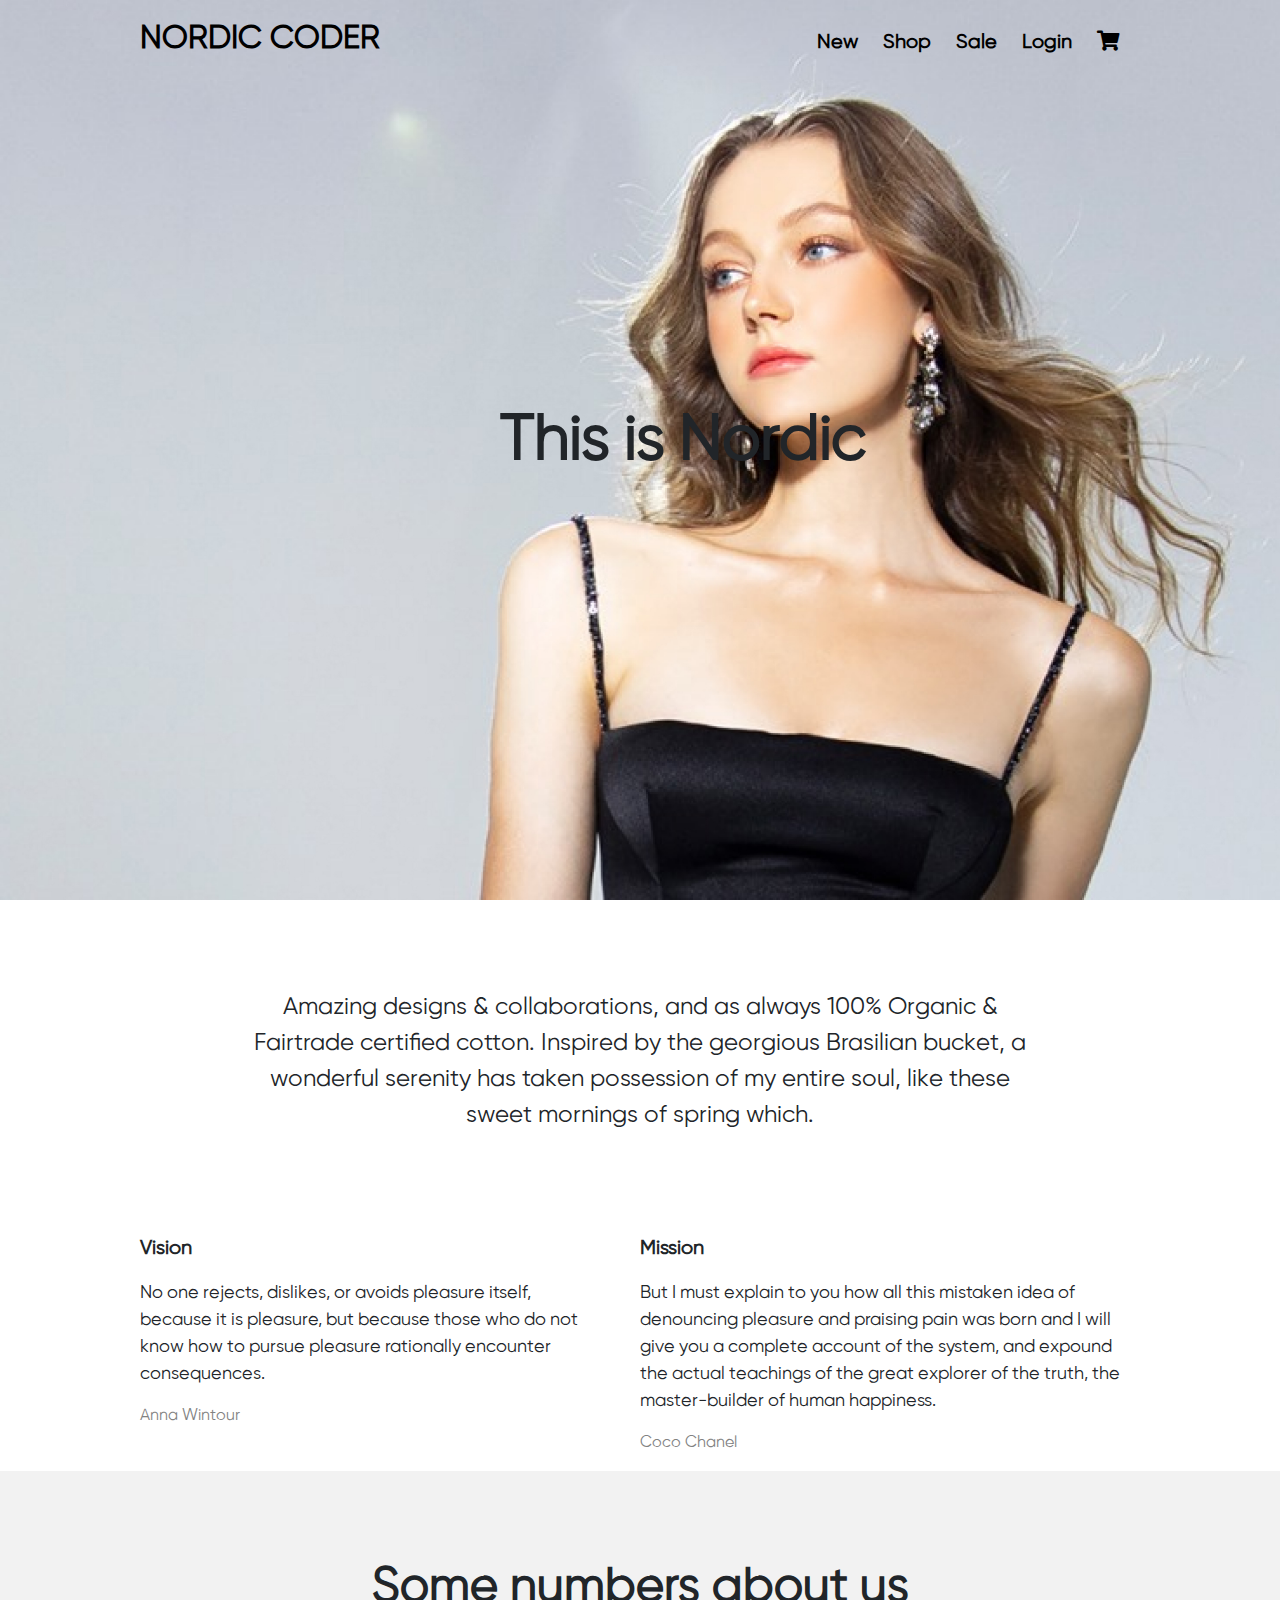
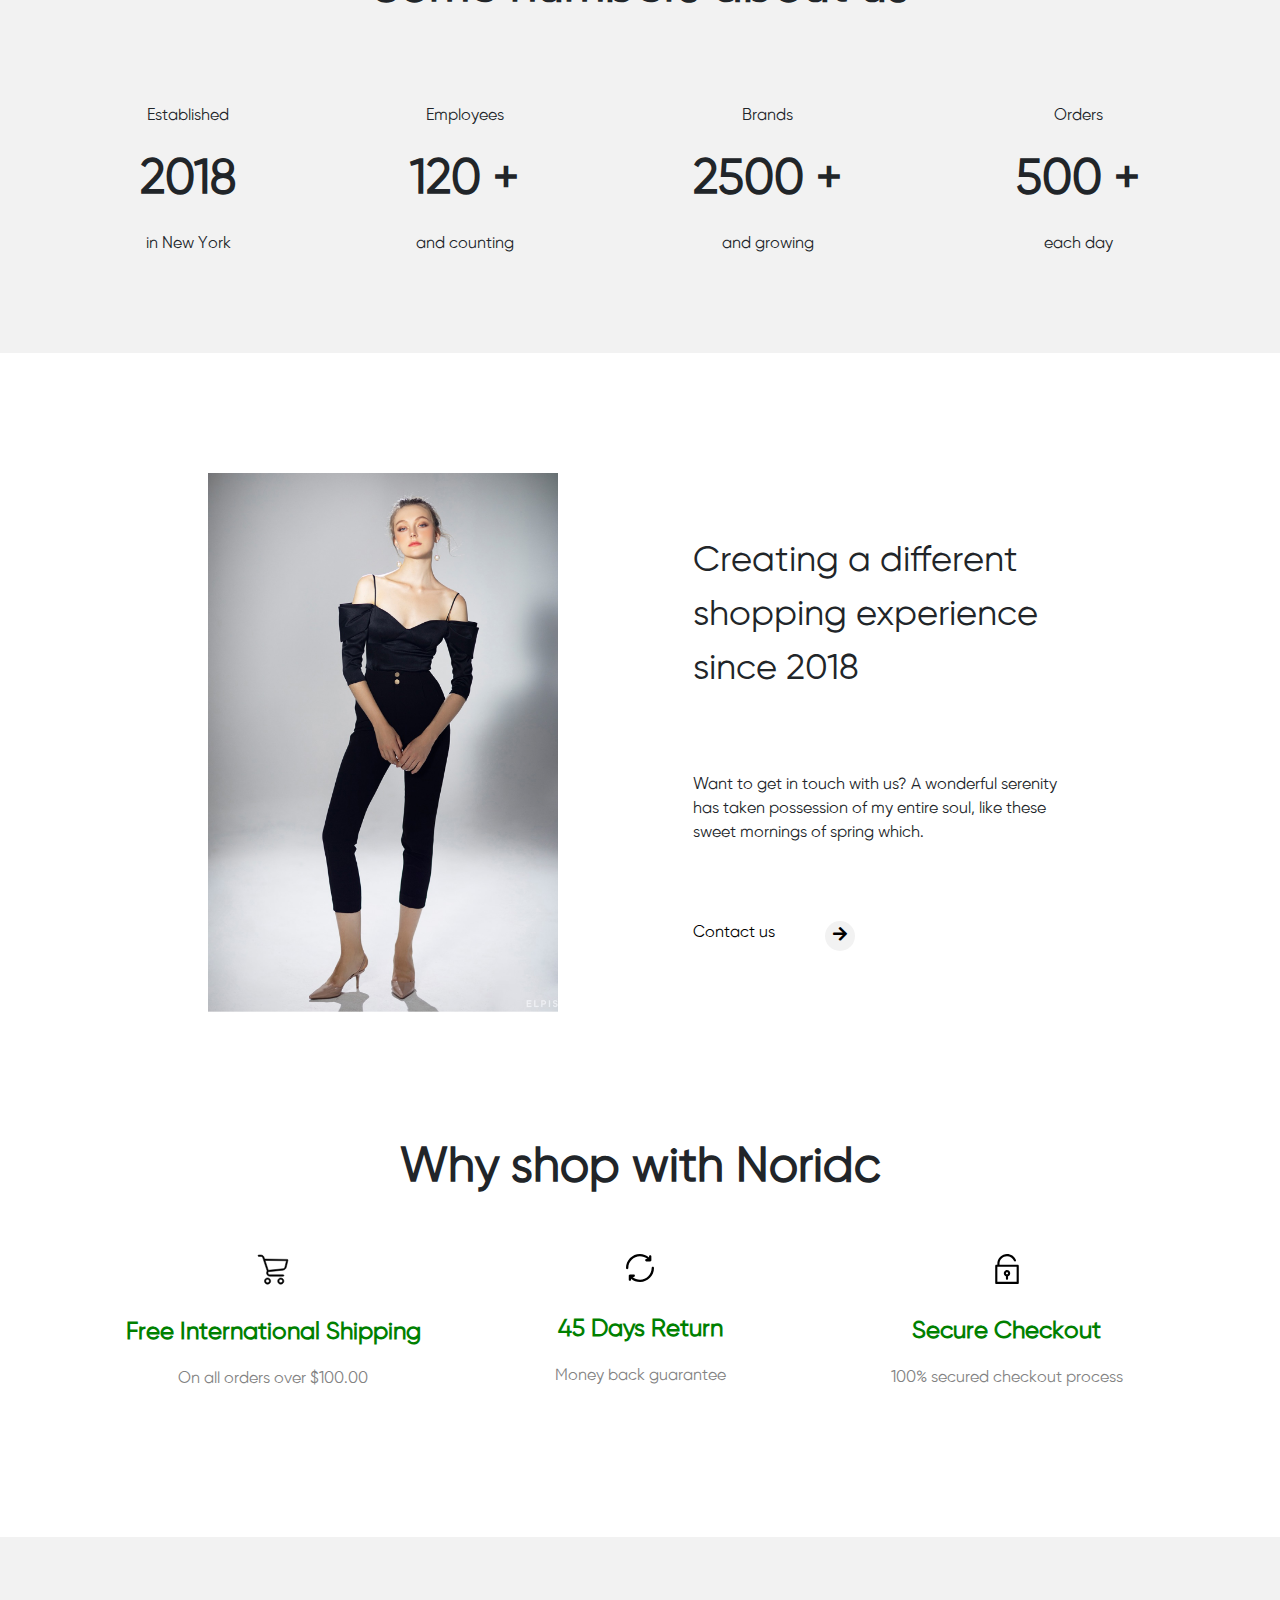
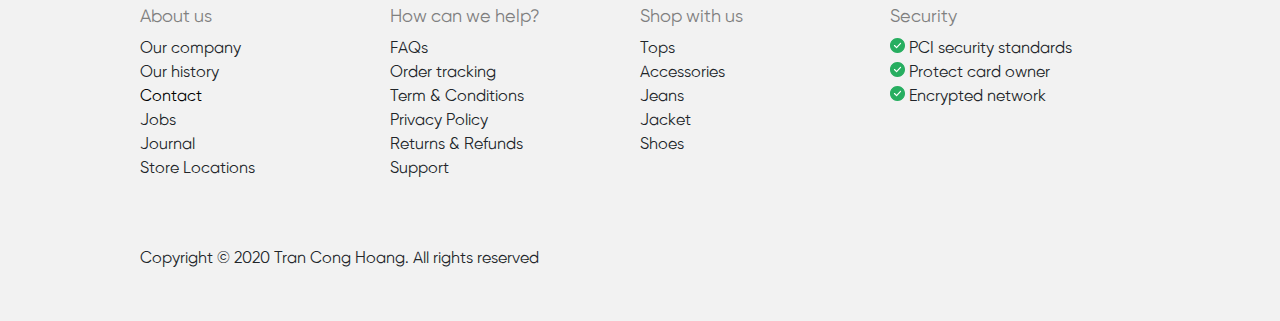
<file: about-us.html>
<!DOCTYPE html>
<html lang="en">

<head>
    <meta charset="UTF-8">
    <meta name="viewport" content="width=device-width, initial-scale=1.0">
    <title>About Us</title>
    <link rel="stylesheet" href="css/bootstrap.css">
    <script src="js/jquery.min.js"></script>
    <script src="js/popper.min.js"></script>
    <script src="js/bootstrap.min.js"></script>
    <link href="css/css-for-page-1.css" rel="stylesheet">
    <link href="fontawesome-free-5.14.0-web/css/all.css" rel="stylesheet">
    <link href="https://fonts.googleapis.com/css2?family=Miriam+Libre:wght@400;700&display=swap" rel="stylesheet">
    <style>
        .bottom-part {
            background-color: #F2F2F2;
            margin: 0;
        }
    </style>

</head>

<body>
    <div class="banner">
        <div class="width-restriction">
            <div>
                <h1 class="banner-name"><a href="index.html" alt="#">NORDIC
                    CODER</a></h1>
            </div>
            <nav class="banner-nav nav-name">
                <ul class="nav-section">
                    <li>
                        <a href="404.html">New</a>
                    </li>
                    <li>
                        <a href="shop.html">Shop</a>
                        <ul class="nav-subsection">
                            <li>Top</li>
                            <li>Accessories
                                <ul class="nav-subsection-2">
                                    <li>Bags</li>
                                    <li>Hats</li>
                                    <li>Belts</li>
                                </ul>
                            </li>
                            <li>Jeans</li>
                            <li>Jacket</li>
                            <li>Shoes</li>
                        </ul>
                    </li>
                    <li>
                        <a href="404.html">Sale</a>
                    </li>
                    <li>
                        <a href="login.html">Login</a>
                    </li>
                    <li>
                        <a class="hover" href="404.html"><i class="fas fa-shopping-cart"></i>
                            <p class="noitem">No item in cart! buy some !!!</p>
                        </a>
                    </li>
                </ul>
            </nav>
        </div>
    </div>
    <div class="ab-bgm">
        <div>
            <p class="ab-bigtitle">This is Nordic</p>
        </div>
    </div>
    <p class="ab-text">Amazing designs & collaborations, and as always 100% Organic & Fairtrade certified cotton. Inspired by the georgious Brasilian bucket, a wonderful serenity has taken possession of my entire soul, like these sweet mornings of spring which.</p>
    <div class="fill clearfix">
        <div class="fil-to-contact-col vsnms">
            <p>Vision</p>
            <p>No one rejects, dislikes, or avoids pleasure itself, because it is pleasure, but because those who do not know how to pursue pleasure rationally encounter consequences.</p>
            <p>Anna Wintour</p>
        </div>
        <div class="fil-to-contact-col vsnms">
            <p>Mission</p>
            <p>But I must explain to you how all this mistaken idea of denouncing pleasure and praising pain was born and I will give you a complete account of the system, and expound the actual teachings of the great explorer of the truth, the master-builder
                of human happiness.</p>
            <p>Coco Chanel</p>
        </div>
    </div>
    <div class="somenumbers">
        <div class="somenumberssection">
            <p>Some numbers about us</p>
            <div class="somenumbersmain">
                <div>
                    <p>Established</p>
                    <p>2018</p>
                    <p>in New York</p>
                </div>
                <div>
                    <p>Employees</p>
                    <p>120 +</p>
                    <p>and counting</p>
                </div>
                <div>
                    <p>Brands</p>
                    <p>2500 +</p>
                    <p>and growing</p>
                </div>
                <div>
                    <p>Orders</p>
                    <p>500 +</p>
                    <p>each day</p>
                </div>
            </div>
        </div>
    </div>
    <div class="ziczag mgt">
        <div class="since">
            <div class="sincecol-1">
                <img src="img/since.jpg">
            </div>
            <div class="sincecol-2">
                <p>Creating a different shopping experience since 2018</p>
                <p>Want to get in touch with us? A wonderful serenity has taken possession of my entire soul, like these sweet mornings of spring which.</p>
                <div class="since-col-2-1">
                    <a href="contact.html">
                        <p>Contact us</p>
                    </a>

                    <a href="contact.html"><button><i class="fas fa-arrow-right"></i></button>
                    </a>
                </div>
            </div>
        </div>
    </div>
    <p style="text-align:center;font-size:48px;font-weight:700;">Why shop with Noridc</p>
    <div>

    </div>
    <div class="gitcontainer">
        <div class="get-in-touch-columns">
            <div class="gitc1 gitc">
                <img src="img/cartz.svg">
                <div class="gittext">
                    <p style="color:green">Free International Shipping</p>
                    <p>On all orders over $100.00</p>

                </div>
            </div>
            <div class="gitc2 gitc">
                <img src="img/sync.svg">
                <div class="gittext">
                    <p style="color:green">45 Days Return</p>
                    <p>Money back guarantee</p>

                </div>
            </div>
            <div class="gitc3 gitc">
                <img src="img/lock.svg">
                <div class="gittext">
                    <p style="color:green">Secure Checkout</p>
                    <p>100% secured checkout process</p>
                </div>
            </div>
        </div>
    </div>
    <div class="bottom-part">
        <div class=" FAQ clearfix ">
            <div class=" FAQ-inner ">
                <a href="about-us.html">
                    <h3>About us</h3>
                </a>
                <ul class=" FAQ-list ">
                    <li>Our company</li>
                    <li>Our history</li>
                    <a href="contact.html">
                        <li>Contact</li>
                    </a>
                    <li>Jobs</li>
                    <li>Journal</li>
                    <li>Store Locations</li>
                </ul>
            </div>
            <div class=" FAQ-inner ">
                <a href="contact.html">
                    <h3>How can we help?</h3>
                </a>
                <ul class=" FAQ-list ">
                    <li>FAQs</li>
                    <li>Order tracking</li>
                    <li>Term & Conditions</li>
                    <li>Privacy Policy</li>
                    <li>Returns & Refunds</li>
                    <li>Support</li>
                </ul>
            </div>
            <div class=" FAQ-inner ">
                <a href="shop.html">
                    <h3>Shop with us</h3>
                </a>
                <ul class=" FAQ-list ">
                    <li>Tops</li>
                    <li>Accessories</li>
                    <li>Jeans</li>
                    <li>Jacket</li>
                    <li>Shoes</li>
                </ul>
            </div>
            <div class=" FAQ-inner">
                <h3>Security</h3>
                <ul class=" FAQ-list security ">
                    <li> PCI security standards</li>
                    <li> Protect card owner</li>
                    <li> Encrypted network</li>
                </ul>
            </div>
        </div>
        <footer>
            <p>Copyright © 2020 Tran Cong Hoang. All rights reserved</p>
        </footer>
    </div>
</body>
</file>
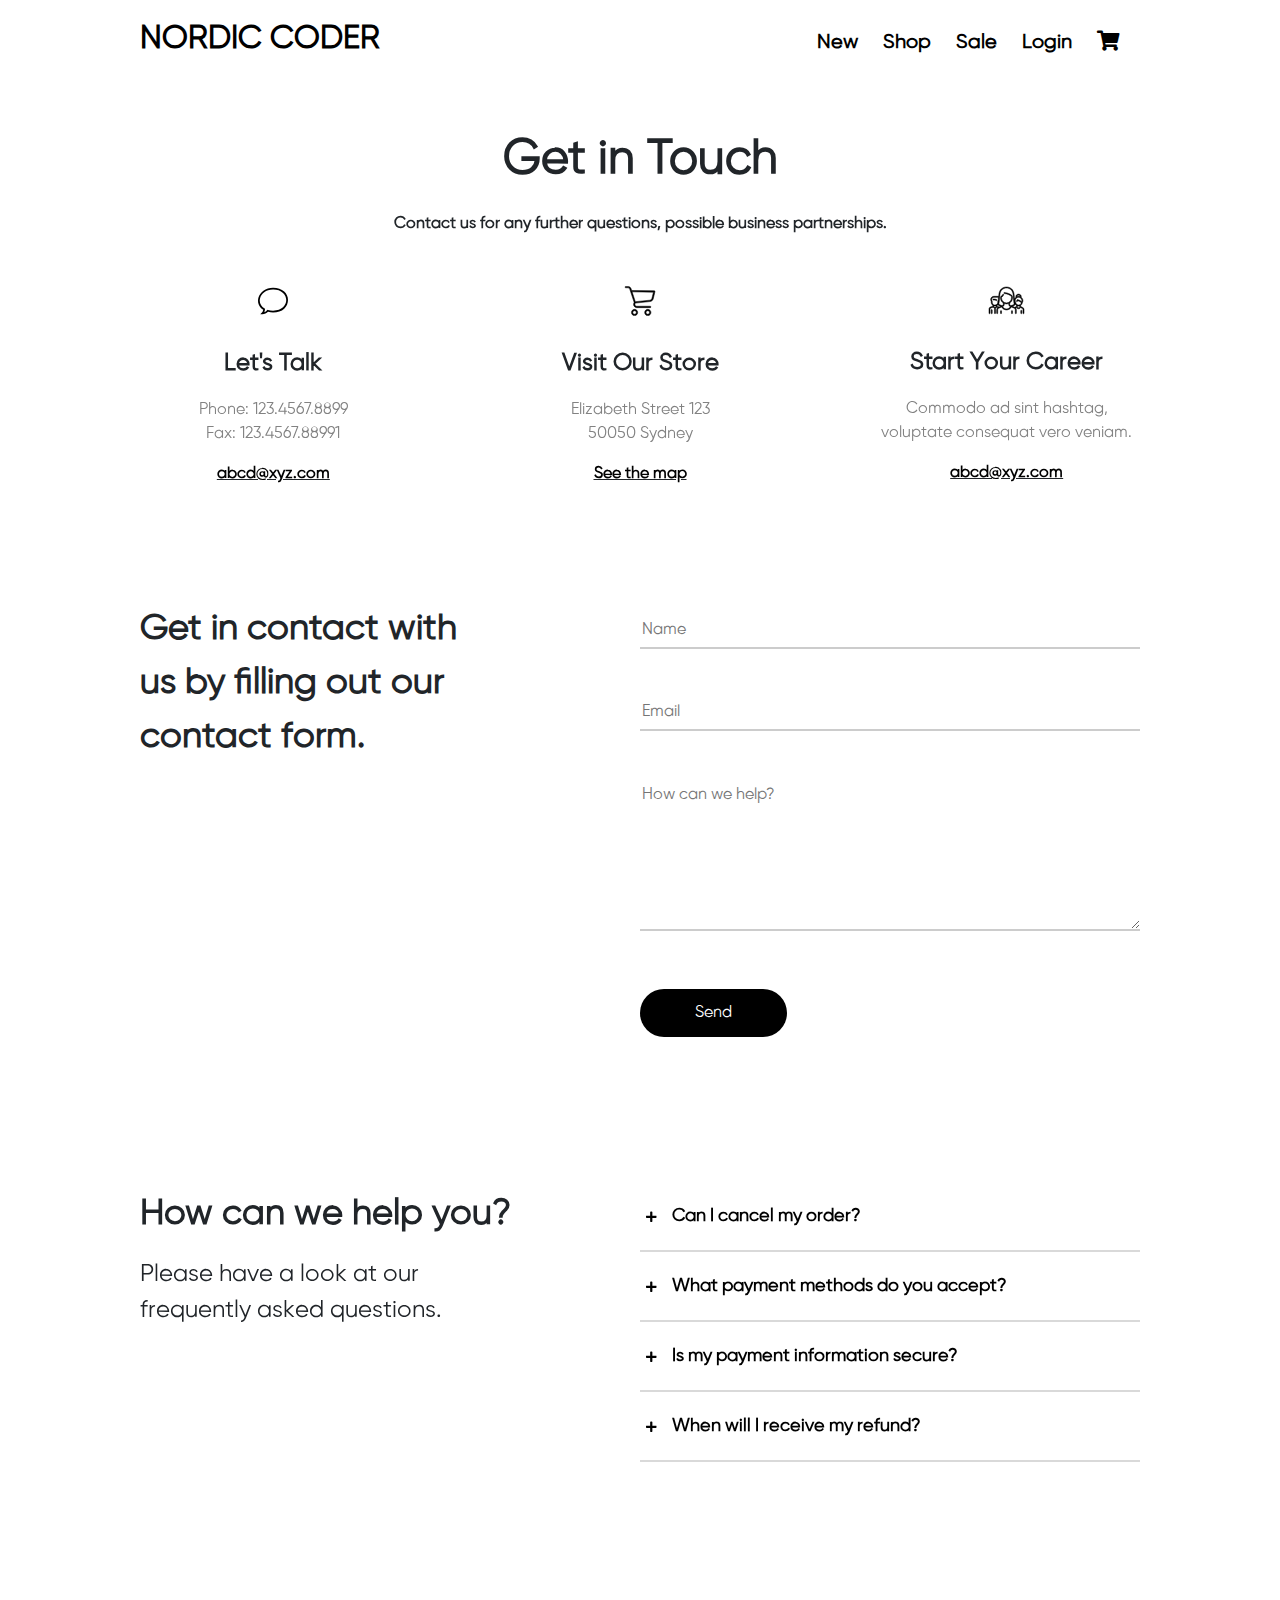
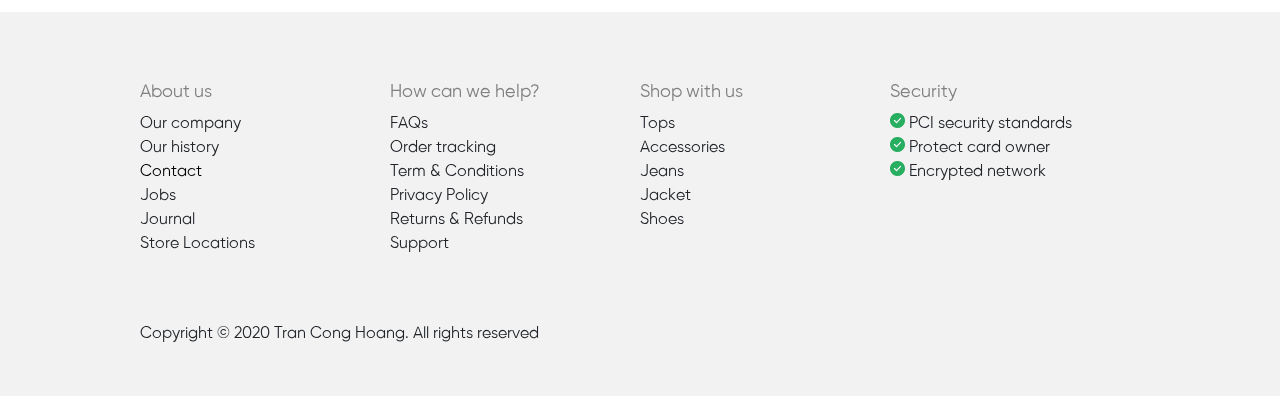
<file: contact.html>
<!DOCTYPE html>
<html lang="en">

<head>
    <meta charset="UTF-8">
    <meta name="viewport" content="width=device-width, initial-scale=1.0">
    <title>Contact Us</title>
    <link rel="stylesheet" href="css/bootstrap.css">
    <script src="js/jquery.min.js"></script>
    <script src="js/popper.min.js"></script>
    <script src="js/bootstrap.min.js"></script>
    <link href="css/css-for-page-1.css" rel="stylesheet">
    <link href="fontawesome-free-5.14.0-web/css/all.css" rel="stylesheet">
    <link href="https://fonts.googleapis.com/css2?family=Miriam+Libre:wght@400;700&display=swap" rel="stylesheet">
    <style>
        .bottom-part {
            background-color: #F2F2F2;
            margin: 0;
        }
        /* Make the image fully responsive */
        
        body {
            position: relative;
        }
    </style>
</head>

<body>
    <div class="banner">
        <div class="width-restriction">
            <div>
                <h1 class="banner-name"><a href="index.html" alt="#">NORDIC
                    CODER</a></h1>
            </div>
            <nav class="banner-nav nav-name">
                <ul class="nav-section">
                    <li>
                        <a href="404.html">New</a>
                    </li>
                    <li>
                        <a href="shop.html">Shop</a>
                        <ul class="nav-subsection">
                            <li>Top</li>
                            <li>Accessories
                                <ul class="nav-subsection-2">
                                    <li>Bags</li>
                                    <li>Hats</li>
                                    <li>Belts</li>
                                </ul>
                            </li>
                            <li>Jeans</li>
                            <li>Jacket</li>
                            <li>Shoes</li>
                        </ul>
                    </li>
                    <li>
                        <a href="404.html">Sale</a>
                    </li>
                    <li>
                        <a href="login.html">Login</a>
                    </li>
                    <li>
                        <a class="hover" href="404.html"><i class="fas fa-shopping-cart"></i>
                            <p class="noitem">No item in cart! buy some !!!</p>
                        </a>
                    </li>
                </ul>
            </nav>
        </div>
    </div>
    <br>
    <div class="get-in-touch">
        <p>Get in Touch</p>
        <p>Contact us for any further questions, possible business partnerships.</p>
    </div>
    <div class="gitcontainer">
        <div class="get-in-touch-columns">
            <div class="gitc1 gitc">
                <img src="img/chatbubble.svg">
                <div class="gittext">
                    <p>Let's Talk</p>
                    <p>Phone: 123.4567.8899<br>Fax: 123.4567.88991</p>
                    <p><a href="mailto:abcd@xyz.com">abcd@xyz.com</a></p>
                </div>
            </div>
            <div class="gitc2 gitc">
                <img src="img/Cartt.svg">
                <div class="gittext">
                    <p>Visit Our Store</p>
                    <p>Elizabeth Street 123<br>50050 Sydney</p>
                    <p><a href="google.maps.com">See the map</a></p>
                </div>
            </div>
            <div class="gitc3 gitc">
                <img src="img/people.svg">
                <div class="gittext">
                    <p>Start Your Career</p>
                    <p>Commodo ad sint hashtag,<br>voluptate consequat vero veniam.</p>
                    <p><a href="mailto:abcd@xyz.com">abcd@xyz.com</a></p>
                </div>
            </div>
        </div>
    </div>
    <div class="fill clearfix">
        <div class="fil-to-contact-col">
            <p class="fill-text">Get in contact with us by filling out our contact form.</p>
        </div>
        <div class="fil-to-contact-col filling-form">
            <form>
                <input class="empw" type="text" placeholder="Name" required autofocus><br>
                <input class="empw" type="email" placeholder="Email" required><br>
                <textarea placeholder="How can we help?" class="empw" required></textarea>
                <input class="loginbtn" type="submit" value="Send">
            </form>
        </div>
    </div>
    <div class="fill clearfix">
        <div class="fil-to-contact-col">
            <p class="fill-text" style="width:100%">How can we help you?</p>
            <p style="font-size:24px; font-weight:500px;width:70%;">Please have a look at our frequently asked questions.</p>
        </div>
        <div class=" fil-to-contact-col filling-form ">
            <button><i class="fas fa-plus "></i>Can I cancel my order?</button>
            <button><i class="fas fa-plus "></i>What payment methods do you accept?</button>
            <button><i class="fas fa-plus "></i>Is my payment information secure?</button>
            <button><i class="fas fa-plus "></i>When will I receive my refund?</button>
        </div>
    </div>
    <div class="bottom-part">
        <div class=" FAQ clearfix ">
            <div class=" FAQ-inner ">
                <a href="about-us.html">
                    <h3>About us</h3>
                </a>
                <ul class=" FAQ-list ">
                    <li>Our company</li>
                    <li>Our history</li>
                    <a href="contact.html">
                        <li>Contact</li>
                    </a>
                    <li>Jobs</li>
                    <li>Journal</li>
                    <li>Store Locations</li>
                </ul>
            </div>
            <div class=" FAQ-inner ">
                <a href="contact.html">
                    <h3>How can we help?</h3>
                </a>
                <ul class=" FAQ-list ">
                    <li>FAQs</li>
                    <li>Order tracking</li>
                    <li>Term & Conditions</li>
                    <li>Privacy Policy</li>
                    <li>Returns & Refunds</li>
                    <li>Support</li>
                </ul>
            </div>
            <div class=" FAQ-inner ">
                <a href="shop.html">
                    <h3>Shop with us</h3>
                </a>
                <ul class=" FAQ-list ">
                    <li>Tops</li>
                    <li>Accessories</li>
                    <li>Jeans</li>
                    <li>Jacket</li>
                    <li>Shoes</li>
                </ul>
            </div>
            <div class=" FAQ-inner">
                <h3>Security</h3>
                <ul class=" FAQ-list security ">
                    <li> PCI security standards</li>
                    <li> Protect card owner</li>
                    <li> Encrypted network</li>
                </ul>
            </div>
        </div>
        <footer>
            <p>Copyright © 2020 Tran Cong Hoang. All rights reserved</p>
        </footer>
    </div>

</body>

</html>
</file>
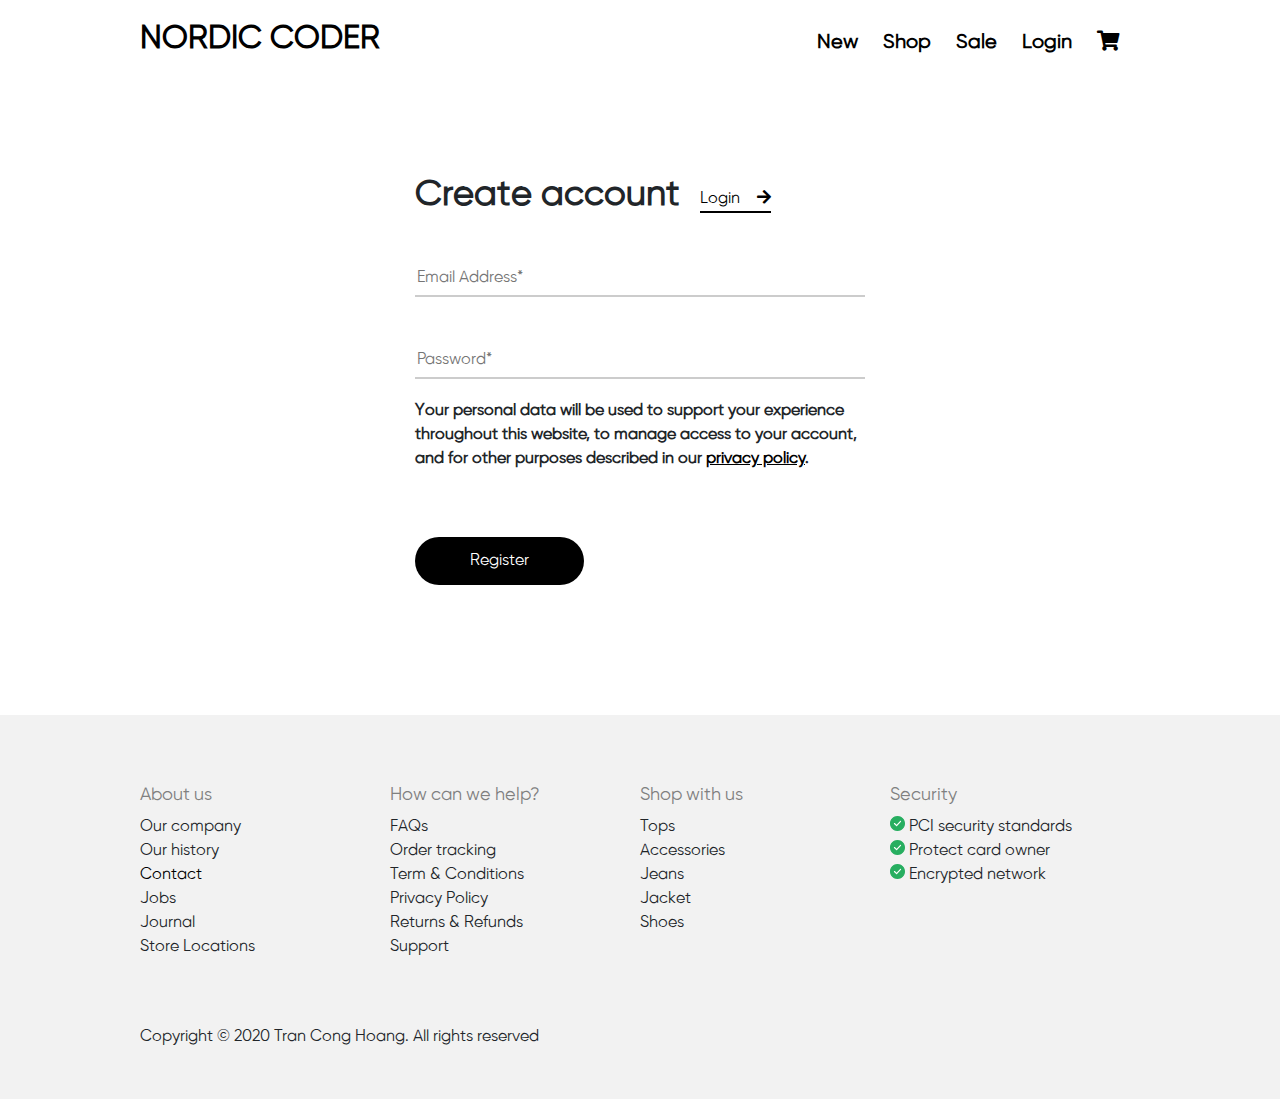
<file: create-account.html>
<!DOCTYPE html>
<html lang="en">

<head>
    <meta charset="UTF-8">
    <meta name="viewport" content="width=device-width, initial-scale=1.0">
    <title>Create account</title>
    <link rel="stylesheet" href="css/bootstrap.css">
    <script src="js/jquery.min.js"></script>
    <script src="js/popper.min.js"></script>
    <script src="js/bootstrap.min.js"></script>
    <link href="css/css-for-page-1.css" rel="stylesheet">
    <link href="fontawesome-free-5.14.0-web/css/all.css" rel="stylesheet">
    <link href="https://fonts.googleapis.com/css2?family=Miriam+Libre:wght@400;700&display=swap" rel="stylesheet">
    <style>
        .bottom-part {
            background-color: #F2F2F2;
            margin: 0;
        }
    </style>

</head>

<body>
    <div class="banner">
        <div class="width-restriction">
            <div>
                <h1 class="banner-name"><a href="index.html" alt="#">NORDIC
                    CODER</a></h1>
            </div>
            <nav class="banner-nav nav-name">
                <ul class="nav-section">
                    <li>
                        <a href="404.html">New</a>
                    </li>
                    <li>
                        <a href="shop.html">Shop</a>
                        <ul class="nav-subsection">
                            <li>Top</li>
                            <li>Accessories
                                <ul class="nav-subsection-2">
                                    <li>Bags</li>
                                    <li>Hats</li>
                                    <li>Belts</li>
                                </ul>
                            </li>
                            <li>Jeans</li>
                            <li>Jacket</li>
                            <li>Shoes</li>
                        </ul>
                    </li>
                    <li>
                        <a href="404.html">Sale</a>
                    </li>
                    <li>
                        <a href="login.html">Login</a>
                    </li>
                    <li>
                        <a class="hover" href="404.html"><i class="fas fa-shopping-cart"></i>
                            <p class="noitem">No item in cart! buy some !!!</p>
                        </a>
                    </li>
                </ul>
            </nav>
        </div>
    </div>
    <br>
    <div class="login-section">
        <div class="login-header">
            <h1 style="font-weight:900;font-size:36px;">Create account</h1>
            <div>
                <button><a href="Login.html"><span class="mgr">Login</span><i class="fas fa-arrow-right"></i></a></button>
            </div>
        </div>
        <form class="login-form" autocomplete="on">
            <input class="empw mgbt" type="email" placeholder="Email Address*" required autofocus><br>
            <input class="empw" type=" password " placeholder="Password* " required><br>
            <p style="margin-top:20px">Your personal data will be used to support your experience throughout this website, to manage access to your account, and for other purposes described in our <a href="#" style="text-decoration:underline;">privacy policy</a>.</p>
            <input class="loginbtn" type="submit" value="Register">
        </form>
    </div>
    <div class="bottom-part">
        <div class=" FAQ clearfix ">
            <div class=" FAQ-inner ">
                <a href="about-us.html">
                    <h3>About us</h3>
                </a>
                <ul class=" FAQ-list ">
                    <li>Our company</li>
                    <li>Our history</li>
                    <a href="contact.html">
                        <li>Contact</li>
                    </a>
                    <li>Jobs</li>
                    <li>Journal</li>
                    <li>Store Locations</li>
                </ul>
            </div>
            <div class=" FAQ-inner ">
                <a href="contact.html">
                    <h3>How can we help?</h3>
                </a>
                <ul class=" FAQ-list ">
                    <li>FAQs</li>
                    <li>Order tracking</li>
                    <li>Term & Conditions</li>
                    <li>Privacy Policy</li>
                    <li>Returns & Refunds</li>
                    <li>Support</li>
                </ul>
            </div>
            <div class=" FAQ-inner ">
                <a href="shop.html">
                    <h3>Shop with us</h3>
                </a>
                <ul class=" FAQ-list ">
                    <li>Tops</li>
                    <li>Accessories</li>
                    <li>Jeans</li>
                    <li>Jacket</li>
                    <li>Shoes</li>
                </ul>
            </div>
            <div class=" FAQ-inner">
                <h3>Security</h3>
                <ul class=" FAQ-list security ">
                    <li> PCI security standards</li>
                    <li> Protect card owner</li>
                    <li> Encrypted network</li>
                </ul>
            </div>
        </div>
        <footer>
            <p>Copyright © 2020 Tran Cong Hoang. All rights reserved</p>
        </footer>
    </div>

</body>

</html>
</file>
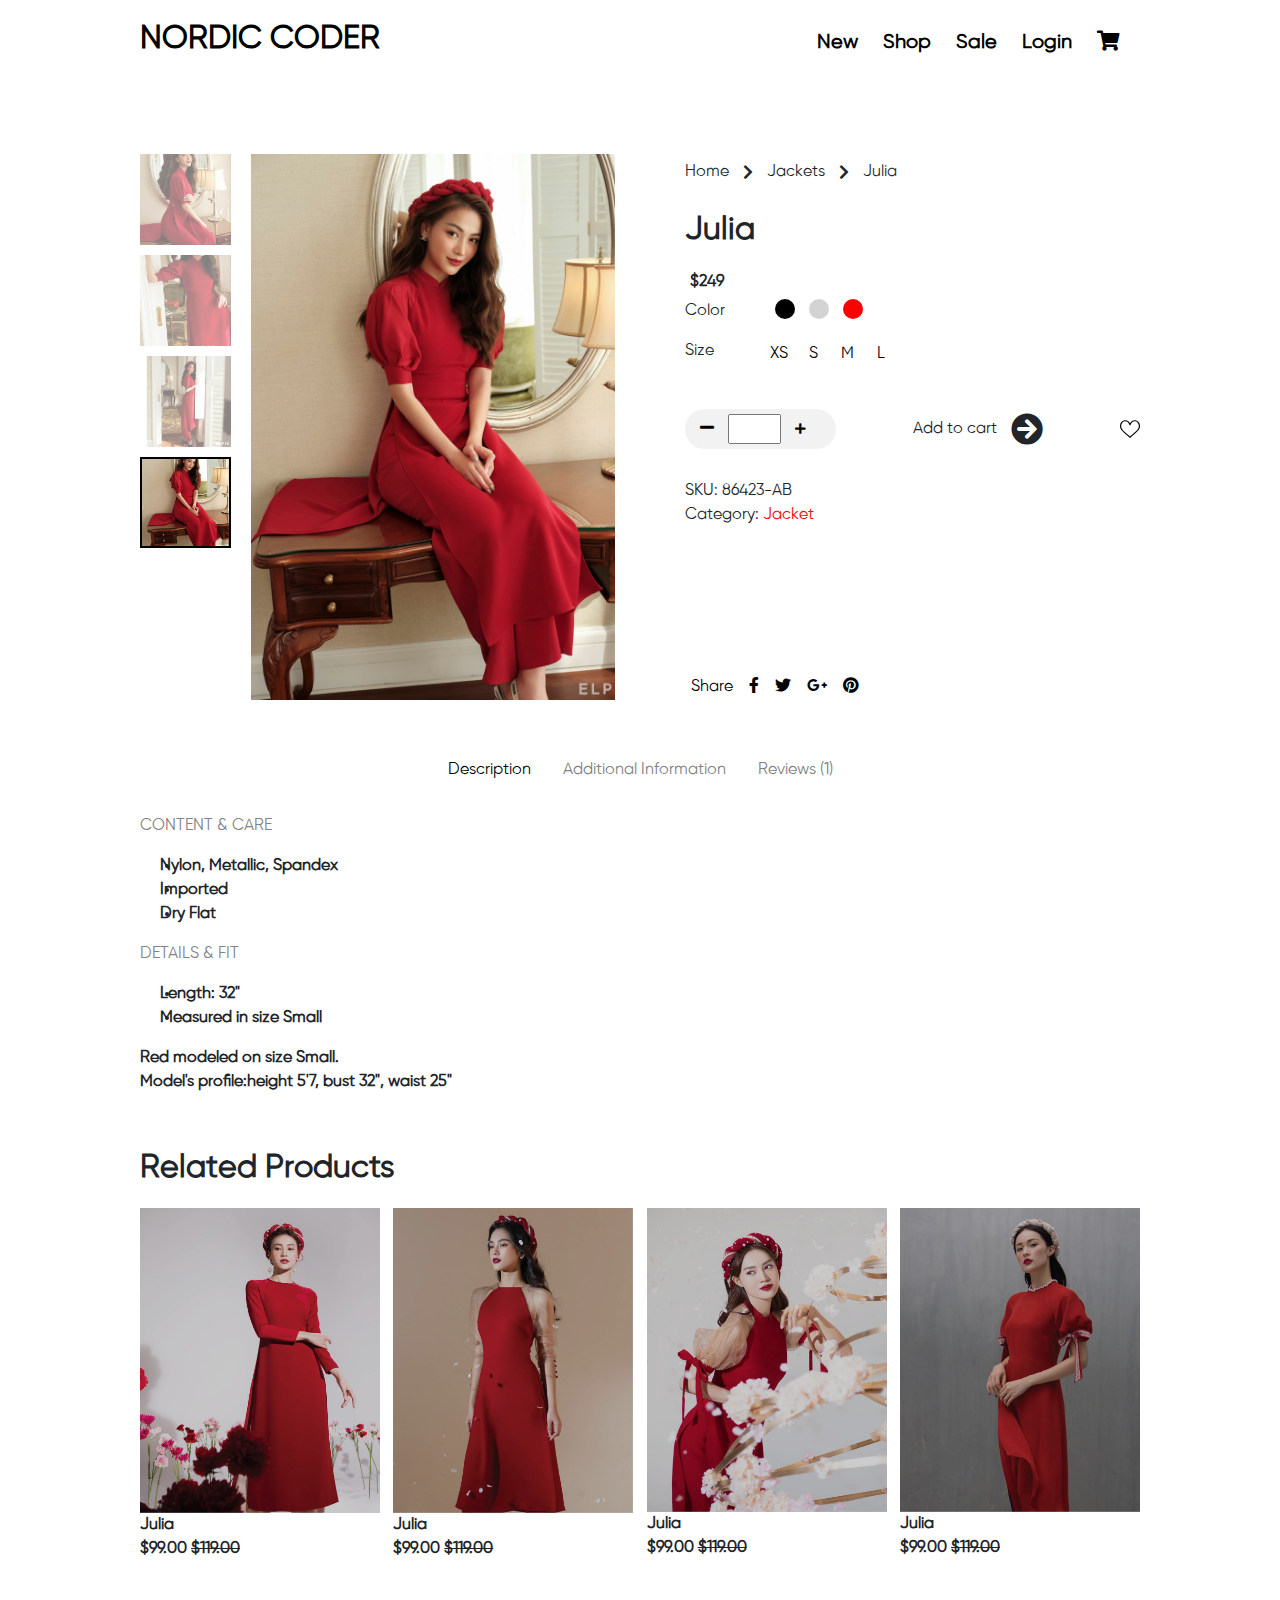
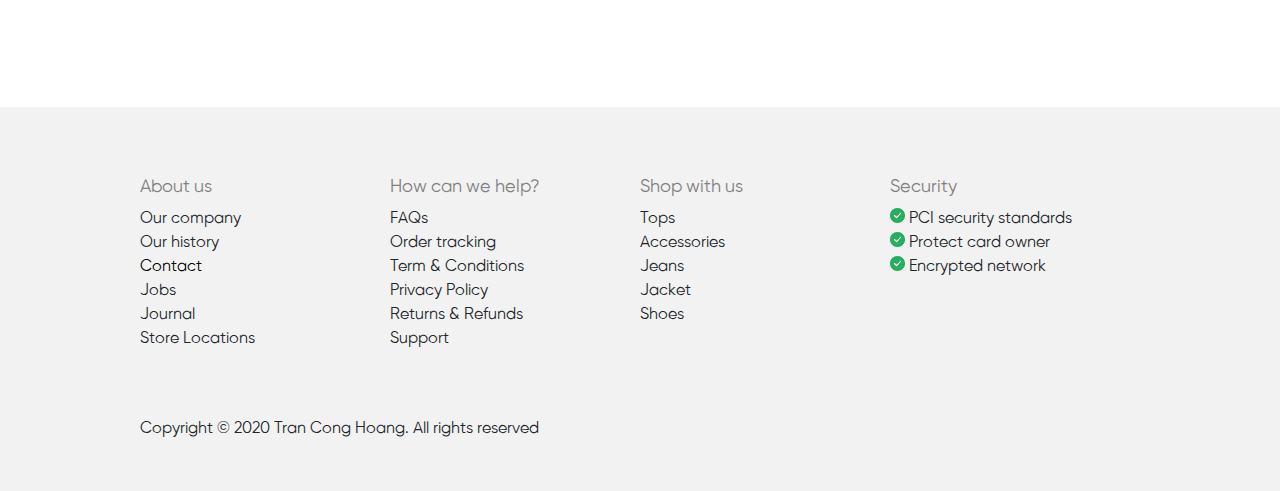
<file: listing.html>
<!DOCTYPE html>
<html lang="en">

<head>
    <meta charset="UTF-8">
    <meta name="viewport" content="width=device-width, initial-scale=1.0">
    <title>Listing</title>
    <link rel="stylesheet" href="https://maxcdn.bootstrapcdn.com/bootstrap/4.5.2/css/bootstrap.min.css">
    <script src="https://ajax.googleapis.com/ajax/libs/jquery/3.5.1/jquery.min.js"></script>
    <script src="https://cdnjs.cloudflare.com/ajax/libs/popper.js/1.16.0/umd/popper.min.js"></script>
    <script src="https://maxcdn.bootstrapcdn.com/bootstrap/4.5.2/js/bootstrap.min.js"></script>
    <link href="css/css-for-page-1.css" rel="stylesheet">
    <link href="fontawesome-free-5.14.0-web/css/all.css" rel="stylesheet">
    <link href="https://fonts.googleapis.com/css2?family=Miriam+Libre:wght@400;700&display=swap" rel="stylesheet">
    <style>
        .bottom-part {
            background-color: #F2F2F2;
            margin: 0;
        }
    </style>
</head>

<body>
    <div class="banner">
        <div class="width-restriction">
            <div>
                <h1 class="banner-name"><a href="index.html" alt="#">NORDIC
                    CODER</a></h1>
            </div>
            <nav class="banner-nav nav-name">
                <ul class="nav-section">
                    <li>
                        <a href="404.html">New</a>
                    </li>
                    <li>
                        <a href="shop.html">Shop</a>
                        <ul class="nav-subsection">
                            <li>Top</li>
                            <li>Accessories
                                <ul class="nav-subsection-2">
                                    <li>Bags</li>
                                    <li>Hats</li>
                                    <li>Belts</li>
                                </ul>
                            </li>
                            <li>Jeans</li>
                            <li>Jacket</li>
                            <li>Shoes</li>
                        </ul>
                    </li>
                    <li>
                        <a href="404.html">Sale</a>
                    </li>
                    <li>
                        <a href="login.html">Login</a>
                    </li>
                    <li>
                        <a class="hover" href="404.html"><i class="fas fa-shopping-cart"></i>
                            <p class="noitem">No item in cart! buy some !!!</p>
                        </a>
                    </li>
                </ul>
            </nav>
        </div>
    </div>
    <br>
    <div class="listingsectioncontainer">
        <div class="listing-section">
            <div class="col-a">
                <div class="unselected-img">
                    <img src="img/Rectangle-24.jpg" alt="#">
                </div>
                <div class="unselected-img">
                    <img src="img/Rectangle-25.jpg" alt="#">
                </div>
                <div class="unselected-img">
                    <img src="img/Rectangle-26.jpg" alt="#">
                </div>
                <div class="selected-img">
                    <img src="img/Rectangle-27.jpg" alt="#">
                </div>
            </div>
            <div class="col-b">
                <img src="img/Rectangle-a.jpg" alt="#">
            </div>
            <div class="col-c">
                <div class="col-3-1">
                    <p>Home <i class="fas fa-chevron-right"></i> Jackets <i class="fas fa-chevron-right"></i> Julia</p>
                    <p class="listing-name">Julia</p>
                    <p class="listing-price">$249</p>
                    <div class="color">
                        <p>Color</p>
                        <div class="clr-size color-wheel">
                            <button class=" listing-button"></button>
                            <button class=" listing-button"></button>
                            <button class=" listing-button"></button>
                        </div>
                    </div>
                    <div class="size">
                        <p>Size</p>
                        <div class="clr-size ">
                            <button class="size-button">XS</button>
                            <button class="size-button">S</button>
                            <button class="size-button">M</button>
                            <button class="size-button">L</button>
                        </div>
                    </div>
                    <div class="atc-section">
                        <div class="change-quantity-button">
                            <button><i class="fas fa-minus"></i></button> <input type="number" name="quantity" min="1" max="10">
                            <button><i class="fas fa-plus"></i></button>
                        </div>
                        <div class="atc-midsection">
                            <p><span class="atc">Add to cart</span> <i class="fas fa-arrow-circle-right"></i></p>
                        </div>
                        <div class="heart-button">
                            <!-- <button><i class="far fa-heart"></i></button> -->
                            <input type="image" src="img/heartvector.svg" alt="submit" width="20px" height="20px">
                        </div>
                    </div>
                    <p style="margin-top:10px">SKU: 86423-AB<br>Category:<span style="color:red;"> Jacket</span></p>
                </div>
                <div class="col-3-2">
                    <button>Share</button>
                    <button><i class="fab fa-facebook-f"></i></button>
                    <button><i class="fab fa-twitter"></i></button>
                    <button><i class="fab fa-google-plus-g"></i></button>
                    <button><i class="fab fa-pinterest"></i></button>
                </div>
            </div>
        </div>
    </div>
    <div class="container">
        <!-- Nav pills -->
        <div class="navigation-pills">
            <ul class="nav nav-pills" role="tablist">
                <li class="nav-item">
                    <a class="nav-link active" data-toggle="pill" href="#home">Description</a>
                </li>
                <li class="nav-item">
                    <a style="color:gray;" class="nav-link" data-toggle="pill" href="#menu1">Additional Information</a>
                </li>
                <li class="nav-item">
                    <a style="color:gray;" class="nav-link" data-toggle="pill" href="#menu2">Reviews (1)</a>
                </li>
            </ul>
        </div>

        <!-- Tab panes -->
        <div class="tab-content">
            <div id="home" class="container tab-pane active"><br>
                <p style="text-transform:uppercase;color:#828282;">Content & Care</p>
                <ul style="list-style:disc;text-indent:-20px;font-weight:700;">
                    <li>Nylon, Metallic, Spandex</li>
                    <li>Imported</li>
                    <li>Dry Flat</li>
                </ul>
                <p style="text-transform:uppercase;color:#828282;">Details & Fit</p>
                <ul style="list-style:disc;text-indent:-20px;font-weight:700;">
                    <li>Length: 32"</li>
                    <li>Measured in size Small</li>
                </ul>
                <p style="font-weight:700;">Red modeled on size Small.<br>Model's profile:height 5'7, bust 32", waist 25"</p>
            </div>
            <div id="menu1" class="container tab-pane fade"><br>
                <h3>Uh...it's good?</h3>
                <p>Seriously idk what to say lol</p>
            </div>
            <div id="menu2" class="container tab-pane fade"><br>
                <h3>AWESOME</h3>
                <p>Review made by the one who created this website LOL</p>
            </div>
        </div>
    </div>
    <div class="container-rel-products">
        <p>Related Products</p>
        <div class="rel-products">
            <div>
                <a href="listing.html"><img src="img/Rectanglez.jpg" alt=""></a>
                <p>Julia<br> $99.00 <span style=" text-decoration: line-through;">$119.00</span></p>
            </div>
            <div>
                <a href="listing.html"><img src="img/Rectanglex.jpg" alt=""></a>
                <p>Julia<br> $99.00 <span style=" text-decoration: line-through;">$119.00</span></p>
            </div>
            <div>
                <a href="listing.html"><img src="img/Rectanglec.jpg" alt=""></a>
                <p>Julia<br> $99.00 <span style=" text-decoration: line-through;">$119.00</span></p>
            </div>
            <div>
                <a href="listing.html"><img src="img/Rectanglev.jpg" alt=""></a>
                <p>Julia<br> $99.00 <span style=" text-decoration: line-through;">$119.00</span></p>
            </div>
        </div>
    </div>
    <div class="bottom-part">
        <div class=" FAQ clearfix ">
            <div class=" FAQ-inner ">
                <a href="about-us.html">
                    <h3>About us</h3>
                </a>
                <ul class=" FAQ-list ">
                    <li>Our company</li>
                    <li>Our history</li>
                    <a href="contact.html">
                        <li>Contact</li>
                    </a>
                    <li>Jobs</li>
                    <li>Journal</li>
                    <li>Store Locations</li>
                </ul>
            </div>
            <div class=" FAQ-inner ">
                <a href="contact.html">
                    <h3>How can we help?</h3>
                </a>
                <ul class=" FAQ-list ">
                    <li>FAQs</li>
                    <li>Order tracking</li>
                    <li>Term & Conditions</li>
                    <li>Privacy Policy</li>
                    <li>Returns & Refunds</li>
                    <li>Support</li>
                </ul>
            </div>
            <div class=" FAQ-inner ">
                <a href="shop.html">
                    <h3>Shop with us</h3>
                </a>
                <ul class=" FAQ-list ">
                    <li>Tops</li>
                    <li>Accessories</li>
                    <li>Jeans</li>
                    <li>Jacket</li>
                    <li>Shoes</li>
                </ul>
            </div>
            <div class=" FAQ-inner">
                <h3>Security</h3>
                <ul class=" FAQ-list security ">
                    <li> PCI security standards</li>
                    <li> Protect card owner</li>
                    <li> Encrypted network</li>
                </ul>
            </div>
        </div>
        <footer>
            <p>Copyright © 2020 Tran Cong Hoang. All rights reserved</p>
        </footer>
    </div>
</body>

</html>
</file>
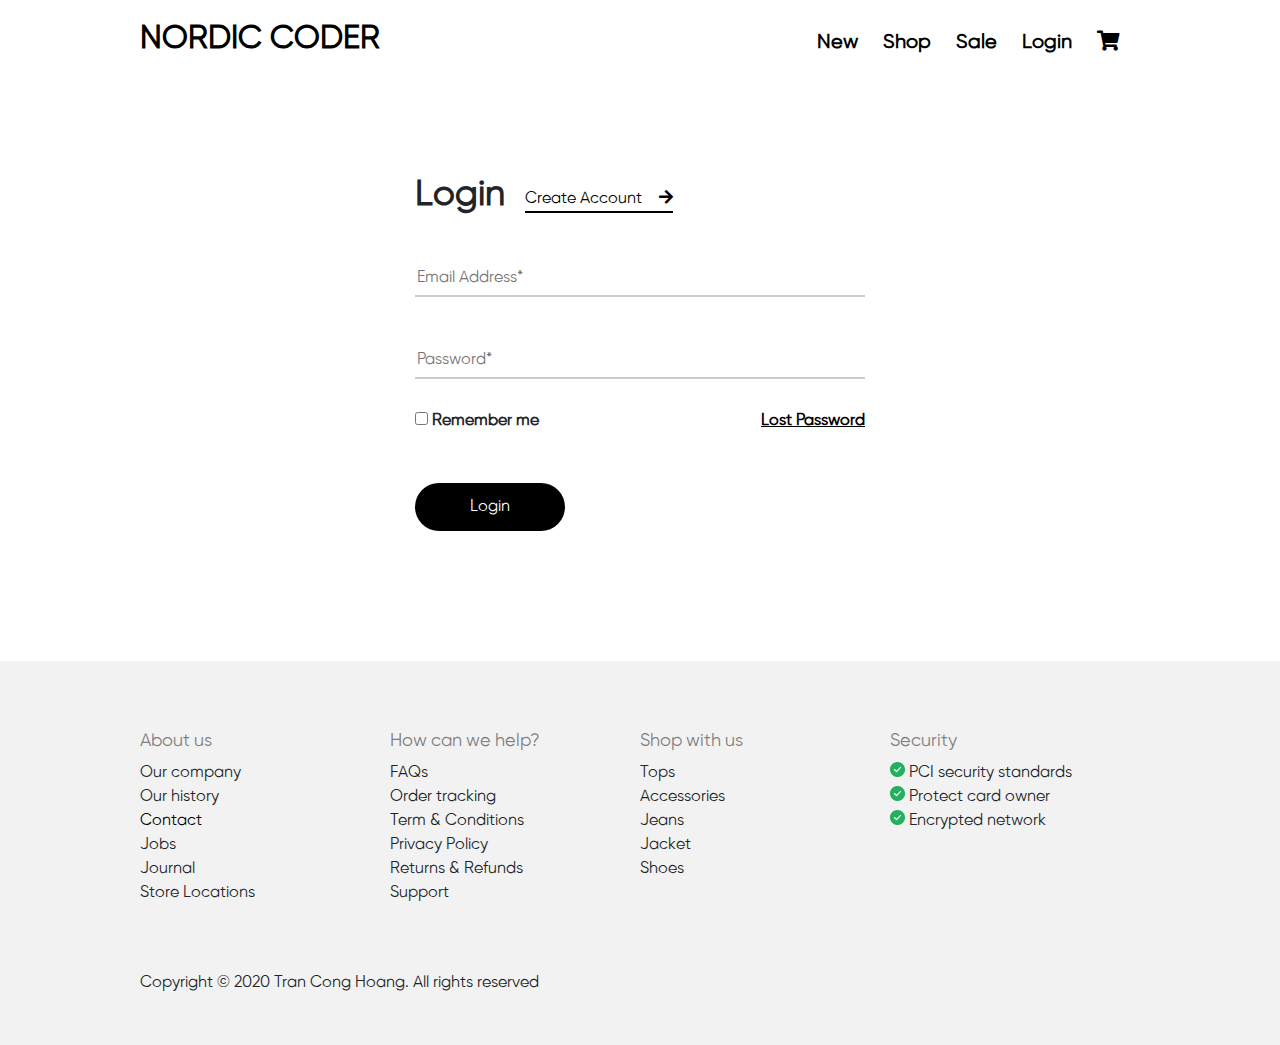
<file: login.html>
<!DOCTYPE html>
<html lang="en">

<head>
    <meta charset="UTF-8">
    <meta name="viewport" content="width=device-width, initial-scale=1.0">
    <title>Login</title>
    <link rel="stylesheet" href="css/bootstrap.css">
    <script src="js/jquery.min.js"></script>
    <script src="js/popper.min.js"></script>
    <script src="js/bootstrap.min.js"></script>
    <link href="css/css-for-page-1.css" rel="stylesheet">
    <link href="fontawesome-free-5.14.0-web/css/all.css" rel="stylesheet">
    <link href="https://fonts.googleapis.com/css2?family=Miriam+Libre:wght@400;700&display=swap" rel="stylesheet">
    <style>
        .bottom-part {
            background-color: #F2F2F2;
            margin: 0;
        }
    </style>

</head>

<body>
    <div class="banner">
        <div class="width-restriction">
            <div>
                <h1 class="banner-name"><a href="index.html" alt="#">NORDIC
                    CODER</a></h1>
            </div>
            <nav class="banner-nav nav-name">
                <ul class="nav-section">
                    <li>
                        <a href="404.html">New</a>
                    </li>
                    <li>
                        <a href="shop.html">Shop</a>
                        <ul class="nav-subsection">
                            <li>Top</li>
                            <li>Accessories
                                <ul class="nav-subsection-2">
                                    <li>Bags</li>
                                    <li>Hats</li>
                                    <li>Belts</li>
                                </ul>
                            </li>
                            <li>Jeans</li>
                            <li>Jacket</li>
                            <li>Shoes</li>
                        </ul>
                    </li>
                    <li>
                        <a href="404.html">Sale</a>
                    </li>
                    <li>
                        <a href="login.html">Login</a>
                    </li>
                    <li>
                        <a class="hover" href="404.html"><i class="fas fa-shopping-cart"></i>
                            <p class="noitem">No item in cart! buy some !!!</p>
                        </a>
                    </li>
                </ul>
            </nav>
        </div>
    </div>
    <br>
    <div class="login-section">
        <div class="login-header">
            <h1 style="font-weight:900;font-size:36px;">Login</h1>
            <div>
                <button><a href="create-account.html"><span class="mgr">Create Account</span><i class="fas fa-arrow-right"></i></a></button>
            </div>
        </div>
        <form class="login-form" autocomplete="on">
            <input class="empw mgbt" type="email" placeholder="Email Address*" required autofocus><br>
            <input class="empw" type=" password " placeholder="Password* " required><br>
            <div class="login-misc">
                <div>
                    <input type="checkbox" name="remember">
                    <label style="margin:0" for="remember ">Remember me</label>
                </div>
                <a class="lostpw" href="# ">Lost Password</a>
            </div>
            <input class="loginbtn" type="submit" value="Login">
        </form>
    </div>
    <div class="bottom-part">
        <div class=" FAQ clearfix ">
            <div class=" FAQ-inner ">
                <a href="about-us.html">
                    <h3>About us</h3>
                </a>
                <ul class=" FAQ-list ">
                    <li>Our company</li>
                    <li>Our history</li>
                    <a href="contact.html">
                        <li>Contact</li>
                    </a>
                    <li>Jobs</li>
                    <li>Journal</li>
                    <li>Store Locations</li>
                </ul>
            </div>
            <div class=" FAQ-inner ">
                <a href="contact.html">
                    <h3>How can we help?</h3>
                </a>
                <ul class=" FAQ-list ">
                    <li>FAQs</li>
                    <li>Order tracking</li>
                    <li>Term & Conditions</li>
                    <li>Privacy Policy</li>
                    <li>Returns & Refunds</li>
                    <li>Support</li>
                </ul>
            </div>
            <div class=" FAQ-inner ">
                <a href="shop.html">
                    <h3>Shop with us</h3>
                </a>
                <ul class=" FAQ-list ">
                    <li>Tops</li>
                    <li>Accessories</li>
                    <li>Jeans</li>
                    <li>Jacket</li>
                    <li>Shoes</li>
                </ul>
            </div>
            <div class=" FAQ-inner">
                <h3>Security</h3>
                <ul class=" FAQ-list security ">
                    <li> PCI security standards</li>
                    <li> Protect card owner</li>
                    <li> Encrypted network</li>
                </ul>
            </div>
        </div>
        <footer>
            <p>Copyright © 2020 Tran Cong Hoang. All rights reserved</p>
        </footer>
    </div>

</body>

</html>
</file>
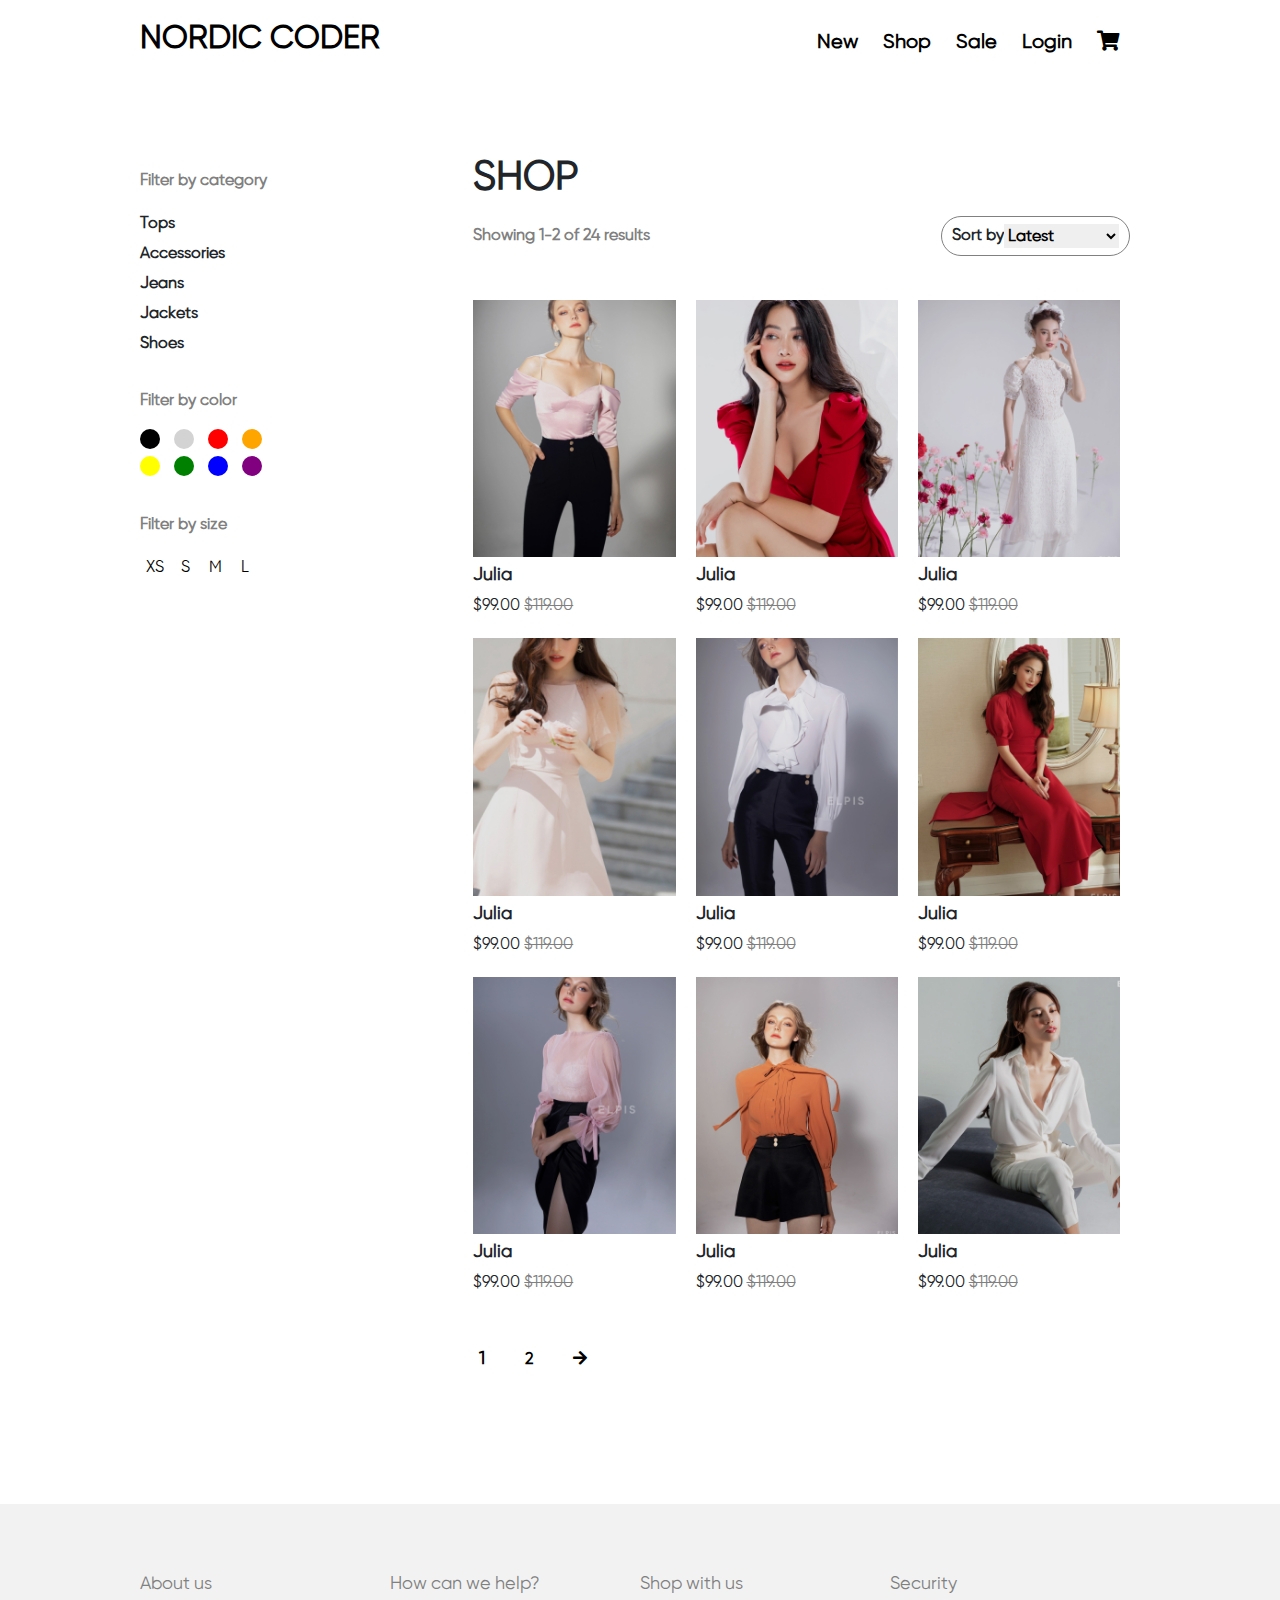
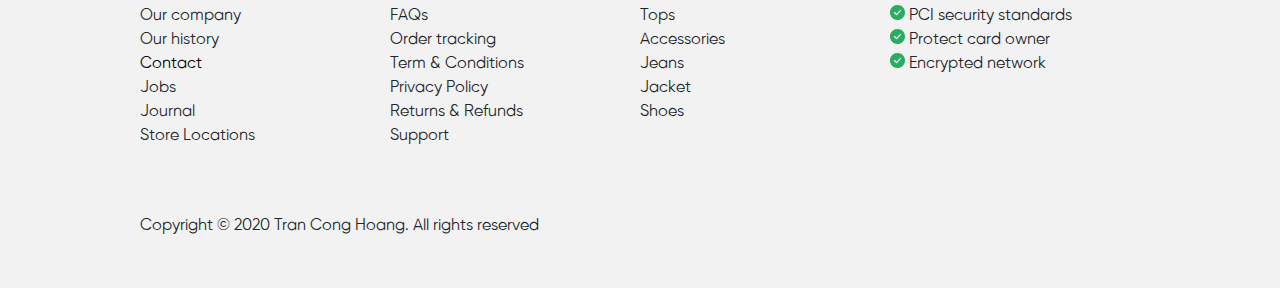
<file: shop.html>
<!DOCTYPE html>
<html lang="en">

<head>
    <meta charset="UTF-8">
    <meta name="viewport" content="width=device-width, initial-scale=1.0">
    <title>Shop</title>
    <link rel="stylesheet" href="css/bootstrap.css">
    <script src="js/jquery.min.js"></script>
    <script src="js/popper.min.js"></script>
    <script src="js/bootstrap.min.js"></script>
    <link href="css/css-for-page-1.css" rel="stylesheet">
    <link href="fontawesome-free-5.14.0-web/css/all.css" rel="stylesheet">
    <link href="https://fonts.googleapis.com/css2?family=Miriam+Libre:wght@400;700&display=swap" rel="stylesheet">
    <style>
        .bottom-part {
            background-color: #F2F2F2;
            margin: 0;
        }
    </style>
</head>

<body>
    <div class="banner">
        <div class="width-restriction">
            <div>
                <h1 class="banner-name"><a href="index.html" alt="#">NORDIC
                    CODER</a></h1>
            </div>
            <nav class="banner-nav nav-name">
                <ul class="nav-section">
                    <li>
                        <a href="404.html">New</a>
                    </li>
                    <li>
                        <a href="shop.html">Shop</a>
                        <ul class="nav-subsection">
                            <li>Top</li>
                            <li>Accessories
                                <ul class="nav-subsection-2">
                                    <li>Bags</li>
                                    <li>Hats</li>
                                    <li>Belts</li>
                                </ul>
                            </li>
                            <li>Jeans</li>
                            <li>Jacket</li>
                            <li>Shoes</li>
                        </ul>
                    </li>
                    <li>
                        <a href="404.html">Sale</a>
                    </li>
                    <li>
                        <a href="login.html">Login</a>
                    </li>
                    <li>
                        <a class="hover" href="404.html"><i class="fas fa-shopping-cart"></i>
                            <p class="noitem">No item in cart! buy some !!!</p>
                        </a>
                    </li>
                </ul>
            </nav>
        </div>
    </div>
    <br>
    <div class="shopcontainer clearfix">
        <div class="leftcontainer">
            <p style="color:gray;">Filter by category</p>
            <ul class="sort-ul-items">
                <li>Tops</li>
                <li>Accessories</li>
                <li>Jeans</li>
                <li>Jackets</li>
                <li>Shoes</li>
            </ul>
            <p style="color:gray; margin-top:30px;">Filter by color</p>
            <div class="color-wheel filter-by-color">
                <button class="listing-button"></button>
                <button class="listing-button"></button>
                <button class="listing-button"></button>
                <button class="listing-button"></button>
                <button class="listing-button"></button>
                <button class="listing-button"></button>
                <button class="listing-button"></button>
                <button class="listing-button"></button>
            </div>
            <p style="color:gray;margin-top:30px;">Filter by size</p>
            <div class="size">
                <button class="size-button">XS</button>
                <button class="size-button">S</button>
                <button class="size-button">M</button>
                <button class="size-button">L</button>
            </div>
        </div>
        <div class="rightcontainer">
            <h1 style="font-weight:900;margin-bottom:14px;">SHOP</h1>
            <div class="sort-items">
                <p>Showing 1-2 of 24 results</p>
                <div class="sortby">
                    <p>Sort by</p>
                    <select>
                        <option>Latest</option>
                        <option>Best seller</option>
                        <option>Lowest price</option>
                        <option>Highest price</option>
                      </select>
                </div>
            </div>
            <div class="rightcontainermain">
                <div class="shop-listing-items">
                    <a href="listing.html"><img src="img/shop-listing-1.jpg" alt="#"></a>
                    <button class="testatcbtn">Add to cart <i class="fas fa-arrow-right"></i></button>
                    <p style="font-size:18px; font-weight:700;">Julia</p>
                    <p>$99.00 <span class="discount">$119.00</span></p>
                </div>
                <div class="shop-listing-items">
                    <a href="listing.html"><img src="img/shop-listing-2.jpg" alt="#"></a>
                    <button class="testatcbtn">Add to cart <i class="fas fa-arrow-right"></i></button>
                    <p style="font-size:18px; font-weight:700;">Julia</p>
                    <p>$99.00 <span class="discount">$119.00</span></p>
                </div>
                <div class="shop-listing-items">
                    <a href="listing.html"><img src="img/shop-listing-3.jpg" alt="#"></a>
                    <button class="testatcbtn">Add to cart <i class="fas fa-arrow-right"></i></button>
                    <p style="font-size:18px; font-weight:700;">Julia</p>
                    <p>$99.00 <span class="discount">$119.00</span></p>
                </div>
                <div class="shop-listing-items">
                    <a href="listing.html"><img src="img/shop-listing-4.jpg" alt="#"></a>
                    <button class="testatcbtn">Add to cart <i class="fas fa-arrow-right"></i></button>
                    <p style="font-size:18px; font-weight:700;">Julia</p>
                    <p>$99.00 <span class="discount">$119.00</span></p>
                </div>
                <div class="shop-listing-items">
                    <a href="listing.html"><img src="img/shop-listing-5.jpg" alt="#"></a>
                    <button class="testatcbtn">Add to cart <i class="fas fa-arrow-right"></i></button>
                    <p style="font-size:18px; font-weight:700;">Julia</p>
                    <p>$99.00 <span class="discount">$119.00</span></p>
                </div>
                <div class="shop-listing-items">
                    <a href="listing.html"><img src="img/shop-listing-6.jpg" alt="#"></a>
                    <button class="testatcbtn">Add to cart <i class="fas fa-arrow-right"></i></button>
                    <p style="font-size:18px; font-weight:700;">Julia</p>
                    <p>$99.00 <span class="discount">$119.00</span></p>
                </div>
                <div class="shop-listing-items">
                    <a href="listing.html"><img src="img/shop-listing-7.jpg" alt="#"></a>
                    <button class="testatcbtn">Add to cart <i class="fas fa-arrow-right"></i></button>
                    <p style="font-size:18px; font-weight:700;">Julia</p>
                    <p>$99.00 <span class="discount">$119.00</span></p>
                </div>
                <div class="shop-listing-items">
                    <a href="listing.html"><img src="img/shop-listing-8.jpg" alt="#"></a>
                    <button class="testatcbtn">Add to cart <i class="fas fa-arrow-right"></i></button>
                    <p style="font-size:18px; font-weight:700;">Julia</p>
                    <p>$99.00 <span class="discount">$119.00</span></p>
                </div>
                <div class="shop-listing-items">
                    <a href="listing.html"><img src="img/shop-listing-9.jpg" alt="#"></a>
                    <button class="testatcbtn">Add to cart <i class="fas fa-arrow-right"></i></button>
                    <p style="font-size:18px; font-weight:700;">Julia</p>
                    <p>$99.00 <span class="discount">$119.00</span></p>
                </div>
            </div>
            <div class="page-nav">
                <button>1</button>
                <button>2</button>
                <button><i class="fas fa-arrow-right"></i></button>
            </div>
        </div>
    </div>
    <div class="bottom-part">
        <div class=" FAQ clearfix ">
            <div class=" FAQ-inner ">
                <a href="about-us.html">
                    <h3>About us</h3>
                </a>
                <ul class=" FAQ-list ">
                    <li>Our company</li>
                    <li>Our history</li>
                    <a href="contact.html">
                        <li>Contact</li>
                    </a>
                    <li>Jobs</li>
                    <li>Journal</li>
                    <li>Store Locations</li>
                </ul>
            </div>
            <div class=" FAQ-inner ">
                <a href="contact.html">
                    <h3>How can we help?</h3>
                </a>
                <ul class=" FAQ-list ">
                    <li>FAQs</li>
                    <li>Order tracking</li>
                    <li>Term & Conditions</li>
                    <li>Privacy Policy</li>
                    <li>Returns & Refunds</li>
                    <li>Support</li>
                </ul>
            </div>
            <div class=" FAQ-inner ">
                <a href="shop.html">
                    <h3>Shop with us</h3>
                </a>
                <ul class=" FAQ-list ">
                    <li>Tops</li>
                    <li>Accessories</li>
                    <li>Jeans</li>
                    <li>Jacket</li>
                    <li>Shoes</li>
                </ul>
            </div>
            <div class=" FAQ-inner">
                <h3>Security</h3>
                <ul class=" FAQ-list security ">
                    <li> PCI security standards</li>
                    <li> Protect card owner</li>
                    <li> Encrypted network</li>
                </ul>
            </div>
        </div>
        <footer>
            <p>Copyright © 2020 Tran Cong Hoang. All rights reserved</p>
        </footer>
    </div>

</body>

</html>
</file>
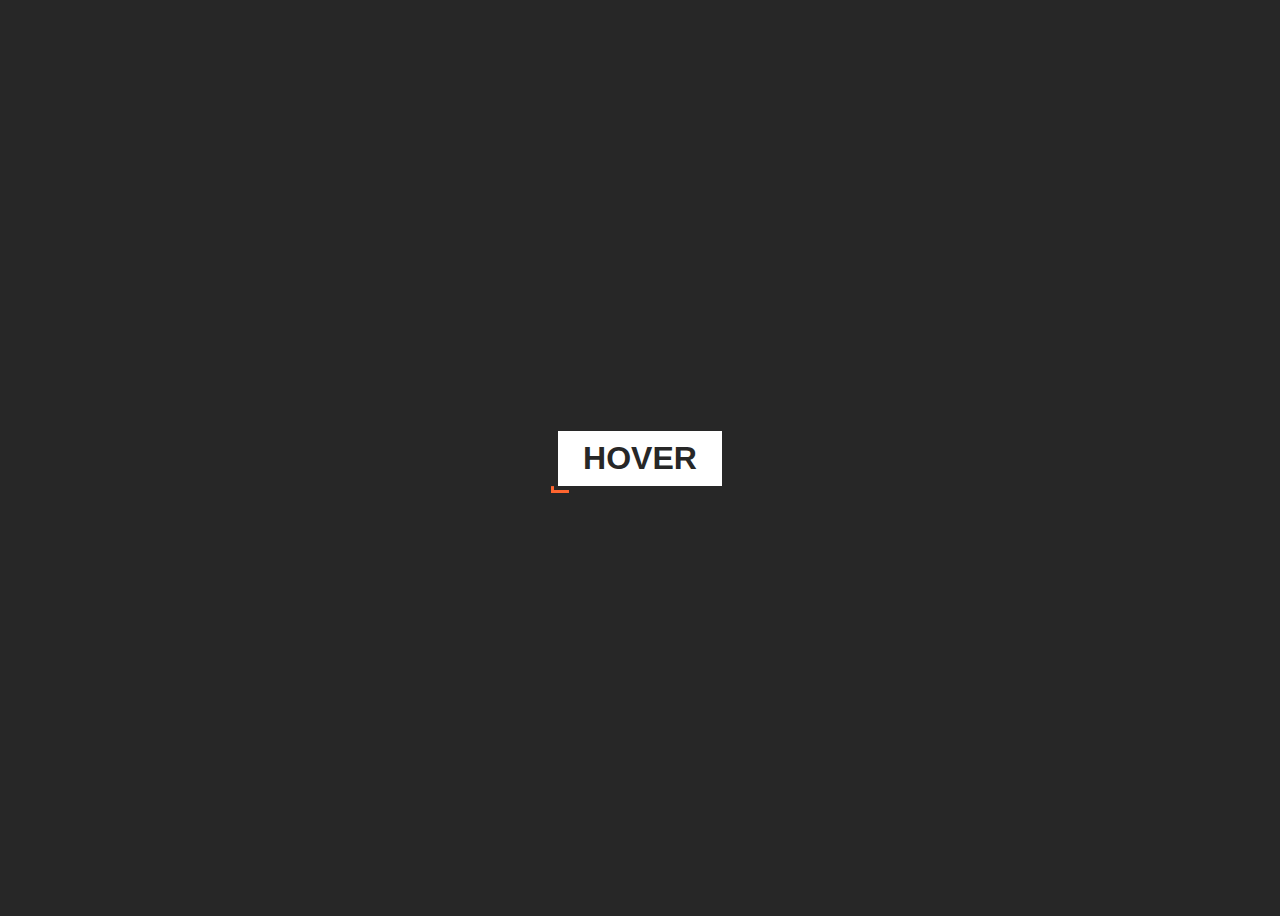
<file: test.html>
<!DOCTYPE html>
<html lang="en">

<head>
    <meta charset="UTF-8">
    <meta name="viewport" content="width=device-width, initial-scale=1.0">
    <title>Document</title>
    <style>
        *,
        *::before,
        *::after {
            box-sizing: border-box;
        }
        
        body {
            height: 100vh;
            display: flex;
            align-items: center;
            justify-content: center;
            background: #272727;
            font-family: 'Franklin Gothic Medium', 'Arial Narrow', Arial, sans-serif;
            font-size: 2rem;
        }
        
        a {
            position: relative;
            overflow: hidden;
            color: #272727;
            font-weight: 700;
            text-transform: uppercase;
            text-decoration: none;
            padding: 1rem 2rem;
        }
        
        a::before {
            content: "";
            position: absolute;
            top: 3px;
            bottom: 3px;
            left: 3px;
            right: 3px;
            background: #fff;
            border: #272727 solid 4px;
            z-index: -1;
        }
        
        a::after {
            content: "";
            position: absolute;
            top: 0;
            bottom: 0;
            left: 0;
            right: 0;
            background: #ff652f;
            z-index: -2;
            transform: rotate(0deg) translate(-90%, 90%);
            transition: transform 300ms;
            transform-origin: top left;
            z-index: -2;
        }
        
        a:hover::after {
            transform: rotate(0) translate(0, 0);
        }
    </style>
</head>

<body>
    <a href="#" role="button">Hover</a>
</body>

</html>
</file>
<file: css/css-for-page-1.css>
@font-face {
    font-family: Svn-gilroy;
    src: url(../font/SVN-Gilroy-Regular.otf)
}

body {
    position: relative;
}

* {
    font-family: 'svn-gilroy', sans-serif;
    margin: 0;
}

a:hover {
    color: black;
    text-decoration: none;
}

a {
    text-decoration: none;
    color: black;
}

body {
    margin: 0px;
    padding: 0px;
    position: relative;
}


/* cart hover */

.hover p {
    display: none;
    position: absolute;
}

.hover:hover p {
    display: block;
}


/* cart hover */

.banner {
    position: absolute;
    width: 100%;
    margin-top: 20px;
    /* display: flex;
     justify-content: space-between; */
    z-index: 2;
    top: 0;
}

.width-restriction {
    max-width: 1000px;
    margin: auto;
    display: flex;
    justify-content: space-between;
    align-items: center;
}

.navigation-pane {
    padding: 0;
}

.banner-name {
    font-size: 2em;
    font-weight: bolder;
}

.nav-name {
    font-size: 20px;
    font-weight: bolder;
}

.banner-nav a {
    margin-right: 20px;
}

.bigtt {
    margin-right: 450px;
}

.bigtitle {
    font-weight: 900;
    text-transform: uppercase;
    font-size: 48px;
    letter-spacing: 0.3em;
}

.banner-arrow {
    position: relative;
    z-index: 2;
}

.banner-arrow p {
    position: absolute;
    right: 100px;
    top: -80px;
    font-size: 1.5em;
}

.arrows i {
    font-size: 1em;
    margin: 1em;
}

.banner-arrow p,
.arrows {
    display: flex;
    align-items: center;
    margin: 0;
}

.shopnow {
    font-weight: 600;
}

.fa-arrow-circle-right {
    font-size: 2em;
    vertical-align: middle;
    margin-left: 0.3em;
}

.bgm {
    background-image: url(../img/bigbgb.jpg);
    background-size: cover;
    background-position: center;
    background-repeat: no-repeat;
    width: 100%;
    height: 100vh;
}

.bgm>div {
    height: 100vh;
    display: flex;
    justify-content: flex-end;
    align-items: center;
}

.nav-section>li {
    display: inline-block;
    display: relative;
}

.nav-section {
    padding: 0;
    margin: 0;
}

.nav-subsection>li {
    position: relative;
}

ul {
    list-style-type: none;
}

.nav-subsection {
    display: none;
    position: absolute;
    padding: 0;
}

.nav-section li:hover .nav-subsection {
    display: block;
}

.nav-subsection-2 {
    display: none;
    position: absolute;
    left: 100%;
    top: 0;
}

.nav-subsection li:hover .nav-subsection-2 {
    display: block;
}

.fa-arrow-left,
.fa-arrow-right {
    color: black;
    opacity: 1;
}


/* zigzac layout */

.p-45 {
    float: left;
    width: 45%;
}

.img-55 {
    float: left;
    width: 55%;
    position: relative;
}

.img-55 img {
    display: block;
    height: auto;
    max-width: 100%;
}

.bottom-row {
    margin-top: 4em;
}

.p451 {
    padding: 2.2em 0em;
    padding-left: 2em;
    font-weight: bold;
    font-size: 1.8em;
    text-align: right;
}

.p452 {
    font-size: 1em;
    padding: 2.5em 0em;
    padding-right: 3em;
}

.ziczag {
    max-width: 1000px;
    margin: 120px auto;
}


/* zigzac layout */


/* collectionimgs */

.img-1 {
    background-image: url(../img/smallimg1.jpg);
    justify-content: flex-end;
}

.cltimg {
    background-size: cover;
    display: flex;
    height: 250px;
    padding: 0 1em;
    background-position: center;
}

.img-1,
.img-6 {
    width: 50%;
}

.img-2,
.img-4 {
    width: 20%;
}

.img-3,
.img-5 {
    width: 28%;
}

.img-2 {
    /* width: 15%; */
    /* 20% */
    /* flex-grow: 2; */
    background-image: url(../img/smallimg2.jpg);
    align-items: center;
    justify-content: center;
}

.img-3 {
    /* width: 25%; */
    /* 30% */
    /* flex-grow: 3; */
    background-image: url(../img/smallimg3.jpg);
    align-items: flex-end;
    justify-content: flex-start;
}

.img-4 {
    /* width: 15%; */
    /* 15% */
    /* flex-grow: 2; */
    background-image: url(../img/smallimg4.jpg);
    align-items: flex-end;
    justify-content: flex-end;
}

.img-5 {
    /* width: 25%; */
    /* 30% */
    /* flex-grow: 3; */
    background-image: url(../img/smallimg5.jpg);
    align-items: center;
    justify-content: flex-end;
}

.img-6 {
    /* width: 60%; */
    /* 50% */
    /* flex-grow: 5; */
    background-image: url(../img/smallimg6.jpg);
    justify-content: center;
    align-items: flex-end;
}

.img-1 p,
.img-2 p,
.img-4 p,
.img-6 p {
    font-weight: 700;
    font-size: 24px;
    color: white;
}

.img-3 p,
.img-5 p {
    font-weight: 700;
    font-size: 24px;
    color: black;
}

.collection-images {
    display: flex;
    width: 100%;
    justify-content: space-between;
    margin-bottom: 10px;
}

.collection-section {
    max-width: 1000px;
    margin: auto;
    padding: 0;
}


/* collectionimgs */

.security li::before {
    content: url(../img/check.svg);
}

.security li {
    list-style-type: none;
}

.FAQ {
    display: flex;
    justify-content: space-between;
    max-width: 1000px;
    margin: auto;
    padding-top: 70px;
}

.FAQ-list {
    list-style: none;
    padding-left: 0px;
}

.FAQ-inner {
    width: 25%;
}

.FAQ-inner h3 {
    font-size: 18px;
    color: gray !important;
}

.clearfix::after {
    content: "";
    clear: both;
    display: table;
}

.collection {
    text-align: center;
}

.collection p:first-child {
    font-size: 48px;
    font-weight: 700;
}

.collection p:nth-child(2) {
    font-size: 16px;
    font-weight: 700;
}

.new-customer {
    font-size: large;
    text-align: center;
    line-height: 220%;
    background-color: rgba(255, 255, 255, 0.7);
    width: 45%;
    padding: 50px 70px;
    height: 450px;
}

.new-customer p:first-child {
    font-size: 48px;
    font-weight: 700;
}

.new-customer p:nth-child(2),
.new-customer p:nth-child(4) {
    font-size: 16px;
    font-weight: 700;
}

.regbtn {
    background-color: black;
    color: white;
    border-radius: 50px;
    border: none;
    padding: 0.7em 2.5em;
    outline: none;
    cursor: pointer;
}

.email-input {
    border: none;
    border-bottom: solid 1px rgba(0, 0, 0, 0.5);
    background-color: transparent;
    outline: none;
    width: 60%;
    opacity: 0.6;
}

.create i {
    vertical-align: middle;
}

.discount {
    text-decoration: line-through;
    color: gray;
}

.follow a {
    display: block;
    font-size: x-large;
    margin: 20px;
}

.follow h1 {
    margin: 20px;
}

.follow {
    text-align: center;
    margin: auto;
    max-width: 1000px;
}

.igimgs>div img {
    width: 100%;
    height: 100%;
    filter: brightness(80%);
    transition: transform 500ms;
}

.igimgs>div {
    flex: 20%;
    overflow: hidden;
}

.igimgs {
    display: flex;
    /* margin: 0 15%; */
    flex-wrap: wrap;
}

.igimgs>div:hover img {
    transform: scale(1.1);
    -ms-transform: scale(1.1);
    filter: brightness(100%);
}

.igi .FAQ-inner {
    line-height: 2;
}

.FAQ {
    display: flex;
    justify-content: space-between;
}

footer p {
    margin: 0;
}

footer {
    padding: 50px 0;
    max-width: 1000px;
    margin: auto;
}

.two-bgi {
    margin-top: 20px;
    background-image: url(../img/Group970.jpg);
    background-position: center;
    /* padding: 5em 0; */
    /* text-align: center; */
    background-size: cover;
    height: 610px;
    display: flex;
    align-items: center;
    justify-content: center;
}

.new-look div img {
    max-width: 750px;
}

.new-look {
    padding: 20px 50px;
    /* text-align: center; */
    margin: 100px;
    border: double 2px black;
    /* overflow: auto; */
}

.p1 img,
.p2 p {
    float: right;
    width: 50%;
    font-size: 1em;
}

.p1 p,
.p2 img {
    float: left;
    width: 50%;
    font-size: 1em;
}

.p1,
.p2 {
    overflow: auto;
    margin-top: 50px;
}

.info p:first-child {
    color: #006B38FF;
    font-size: 20px;
    font-weight: 700;
    text-transform: Capitalize;
    letter-spacing: 2pt;
}

.info p:nth-child(2),
.info p:nth-child(3) {
    color: grey;
    font: 15px;
}

.info p:last-child {
    font-weight: 700;
    text-decoration: underline;
}

.quizzes button::before {
    content: "+ "
}

.info {
    text-align: center;
    display: flex;
    justify-content: space-between;
    margin: 0px 200px;
}

.info div .fas {
    font-size: 3.125em;
    margin-bottom: 10px;
}


/* Thay doi scrollbar  */

 ::-webkit-scrollbar-track {
    background-color: #CFCFCF
}

 ::-webkit-scrollbar {
    width: 10px;
    background-color: #F5F5F5
}

 ::-webkit-scrollbar-thumb {
    background-color: #2C3E50
}


/* thay doi scrollbar */

.quizzes button {
    border-style: none none solid;
    background: none;
    display: block;
    text-align: left;
    width: 450px;
    padding-top: 15px;
    font-size: 20px;
}

.sizebtn button {
    border: none;
    background: none;
    font-weight: 700;
    width: 50px;
    height: 50px;
}

.sizebtn button:hover {
    border: 2px solid black;
    border-radius: 100%;
    background-color: yellow;
}

.sort {
    background: lightblue;
    border: thin solid black;
    border-radius: 20px;
}

.testbtn {
    border-radius: 60px;
    background-color: black;
    border: 0.5px solid;
    color: white;
    width: 100px;
    height: 30px;
}

.testbtnbig {
    text-align: right;
}


/*MARGIN AUTO THI PHAI CO WIDTH
muon trai hoac phai thi xai text-align: left hoac right sau do + margin vao */

.divtest {
    width: 50%;
}

.divtest p {
    width: inherit;
    margin: auto;
}


/* cookies */

.cookies {
    background-color: rgba(0, 0, 0, 0.8);
    width: 400px;
    padding: 20px;
    height: 180px;
    position: fixed;
    top: 70%;
    left: 3%;
    opacity: 0.4;
    z-index: 999;
}

* {
    box-sizing: border-box;
}

.cookiesbtn button {
    border: none;
    background: none;
    outline: none;
}

.cookiesbtn {
    text-align: right;
}

.cookies:hover {
    background-color: rgba(0, 0, 0, 0.9);
    color: white;
    opacity: 1;
}

.cookies:hover button {
    color: white;
}

.cookiesbtn button:hover {
    border-bottom: 2px solid white;
}


/* cookies */


/* msgfacebook */

.fb-msg button {
    border: none;
    background: none;
    outline: none;
}

.fb-msg {
    position: fixed;
    top: 80%;
    right: 3%;
    z-index: 999;
}

.fb-msg p {
    display: none;
    position: absolute;
    top: 10%;
    left: -400%;
    font-size: 26px;
    border: 2px double black;
    border-radius: 1px;
    padding: 10px;
    transition: 1s a
}

.fb-msg:hover p {
    display: block;
}


/* msgfacebook */


/* other page */

.relatedproducts div img {
    width: 25%;
    margin: auto;
}

.relatedproducts div {
    margin: 0;
}

.relatedproducts {
    display: flex;
    margin-left: 7%;
    padding: 10px;
    justify-content: space-between;
}


/* other page */

@media screen and (max-width:600px) {
    .collection-images {
        flex-direction: column;
    }
    .cltimg {
        width: 100%;
        height: auto;
    }
    .igimgs {
        flex-wrap: wrap;
    }
    .igimgs>div {
        flex: 100%;
    }
}

@media screen and (max-width:992px) {
    .igimgs {
        flex-wrap: wrap;
    }
    .igimgs>div {
        flex: 50%;
    }
}

.fa-chevron-right {
    vertical-align: middle;
}

.listing-name {
    font-size: 2em;
    font-weight: 700;
    padding: 0;
}

.listing-price {
    font-weight: 700;
    margin: 5px;
    padding: 0;
}

.size p {
    display: flex;
    align-items: center;
}

.color,
.size {
    display: flex;
    margin: 0;
}

.listing-button {
    border: none;
    width: 20px;
    height: 20px;
    border-radius: 10px;
    margin-right: 10px;
}

.size-button {
    border: none;
    background: none;
    width: 30px;
    height: 30px;
    border-radius: 15px;
}

.size-button:hover,
.listing-button:hover {
    border: 2px solid black;
}

.change-quantity-button>button {
    background: none;
    border: none;
    padding: 0 10px;
}

.change-quantity-button {
    width: fit-content;
    border-radius: 30px;
    padding: 5px;
    background-color: #F2F2F2;
}

.atc-section {
    display: flex;
    justify-content: space-between;
    margin: 30px 0px;
}

.col-3-2>button {
    border: none;
    background: none;
}

.listing-section {
    display: flex;
}

.listingsectioncontainer {
    max-width: 1000px;
    margin: auto;
    margin-top: 130px;
    margin-bottom: 50px;
}

.col-b img,
.col-a div img {
    width: 100%;
}

.col-a {
    width: 10%;
}

.col-b {
    width: 40%;
    margin-left: 20px;
}

.col-c {
    display: flex;
    flex-direction: column;
    justify-content: space-between;
    width: 50%;
    margin-left: 70px;
}

.col-a div {
    margin-bottom: 10px;
}

.fa-chevron-right {
    padding: 10px;
}

.clr-size {
    margin-left: 50px;
}

.heart-button {
    display: flex;
    align-items: center;
}

.heart-button button {
    border: none;
    background: none;
}

.heart-button i {
    border-radius: 20px;
    background-color: #F2F2F2;
    padding: 10px;
}

.unselected-img img {
    opacity: 50%;
}

.selected-img img {
    border: 2px solid black;
}

.carousel-item {
    transition: 600ms;
}

.container {
    margin: 50px 200px;
    padding: 0;
    width: 100%;
}

.tab-pane {
    margin: 0;
}

.nav-pills .nav-link.active,
.nav-pills .show>.nav-link {
    background-color: white;
    color: black;
    opacity: 1;
}

.navigation-pills {
    width: 100%;
}

.nav {
    width: fit-content;
    margin: auto;
}

.container-rel-products {
    max-width: 1000px;
    margin: auto;
    margin-top: 50px;
}

.container-rel-products>p {
    font-size: 2em;
}

.container-rel-products p {
    font-weight: 900;
}

.rel-products {
    display: flex;
    justify-content: space-between;
}

.rel-products div img {
    width: 100%;
}

.rel-products div {
    width: 24%;
}

.rel-products>div img {
    width: 100%;
    filter: brightness(80%);
    transition: filter 500ms;
}

.rel-products>div:hover img {
    /* transform: scale(1.1);
    -ms-transform: scale(1.1); */
    filter: brightness(100%);
}

.atc-midsection {
    display: flex;
    align-self: center;
}

.atc-midsection p {
    margin-bottom: 0;
}


/* contact */

.get-in-touch {
    max-width: 900px;
    margin: 0 auto;
    margin-top: 100px;
}

.get-in-touch-columns {
    display: flex;
    justify-content: space-between;
    text-align: center;
}

.get-in-touch>p {
    text-align: center;
    font-weight: 700;
}

.get-in-touch>p:first-child {
    font-size: 48px;
}

.get-in-touch>p:nth-child(2) {
    font-size: 16px;
}

.gitc {
    width: 33.33%;
}

.gitcontainer {
    max-width: 1100px;
    margin: auto;
    margin-top: 50px;
}


/* contact */


/* page2 */

.shopcontainer {
    max-width: 1000px;
    margin: auto;
    margin-top: 130px;
}

.leftcontainer {
    float: left;
    width: 33.33%;
    margin-top: 15px;
}

.rightcontainer {
    float: left;
    width: 66.66%;
}

.rightcontainermain {
    display: flex;
    flex-wrap: wrap;
    margin-top: 44px;
}

.shop-listing-items {
    flex: 30%;
    margin-right: 20px;
    margin-bottom: 20px;
    position: relative;
}

.shop-listing-items img {
    width: 100%;
    filter: brightness(90%);
    transition: 200ms;
}

.shop-listing-items:hover img {
    filter: brightness(100%);
}

.testatcbtn {
    position: absolute;
    bottom: 90px;
    left: 50%;
    transform: translate(-50%, 0);
    display: none;
    background: none;
    background-color: white;
    border-radius: 50px;
    padding: 7px 10px;
    border: none;
    width: 70%;
    outline: none !important;
}

.shop-listing-items:hover .testatcbtn {
    animation-name: appear;
    animation-duration: 1s;
    display: block;
}

@keyframes appear {
    from {
        opacity: 0%;
    }
    to {
        opacity: 100%;
    }
}

.sort-items {
    display: flex;
    justify-content: space-between;
    margin-right: 10px;
}

.sort-ul-items {
    padding: 0;
    line-height: 30px;
    margin-top: 0;
}

.sort-ul-items li,
.shopcontainer p {
    font-weight: 700;
}

.color-wheel button::after {
    border: 1px solid white;
}

.color-wheel button:nth-child(1) {
    background-color: black;
}

.color-wheel button:nth-child(2) {
    background-color: lightgray;
}

.color-wheel button:nth-child(3) {
    background-color: red;
}

.color-wheel button:nth-child(4) {
    background-color: orange;
}

.color-wheel button:nth-child(5) {
    background-color: yellow;
}

.color-wheel button:nth-child(6) {
    background-color: green;
}

.color-wheel button:nth-child(7) {
    background-color: blue;
}

.color-wheel button:nth-child(8) {
    background-color: purple;
}

.filter-by-color {
    width: 40%;
    margin-bottom: 16px;
}

.sortby {
    display: flex;
}

.sortby p,
.sort-items p {
    display: flex;
    align-items: center;
    margin: 0;
}

.sort-items>p {
    color: gray;
}

.sortby select {
    border: none;
    font-weight: 700;
    outline: none;
}

.sortby {
    border: 0.5px solid gray;
    padding: 7px 10px;
    border-radius: 50px;
}

.shop-listing-items>p {
    margin: 0;
    margin-top: 5px;
    font-weight: 500;
}

.page-nav button {
    border: none;
    background: none;
    font-weight: 700;
    padding-right: 30px;
    margin-top: 30px
}

.page-nav button:first-child {
    font-size: 18px;
}

.container {
    max-width: 1000px;
    margin: auto;
}


/* login page */

.login-section {
    max-width: 450px;
    margin: auto;
    margin-top: 150px;
}

.login-header {
    display: flex;
    margin-bottom: 40px;
}

.login-header div {
    display: flex;
    align-items: center;
    margin-left: 20px;
}

.login-header div button {
    background: none;
    border: none;
    border-bottom: 2px solid black;
    width: fit-content;
    padding: 0;
}

.mgr {
    margin-right: 17px;
}

.lostpw {
    text-decoration: underline;
    display: block;
}

.login-misc {
    display: flex;
    justify-content: space-between;
    margin-top: 30px;
}

.empw {
    width: 100%;
    border: none;
    outline: none;
    border-bottom: 2px solid rgba( 0, 0, 0, 0.2);
    padding-bottom: 5px;
}

.mgbt {
    margin-bottom: 50px;
}

.loginbtn {
    margin-top: 50px;
    padding: 12px 55px;
    background-color: black;
    border-radius: 50px;
    color: white;
    border: none;
    outline: none !important;
}

.login-form {
    font-weight: 700;
}


/* login page */

.bottom-part {
    margin-top: 130px !important;
}


/* contactpage */

.fill {
    max-width: 1000px;
    margin: auto;
    margin-top: 100px;
}

.fil-to-contact-col {
    float: left;
    width: 50%;
}

.filling-form form textarea {
    width: 100%;
    height: 150px;
}

.filling-form {
    margin-top: 15px;
}

.filling-form form input {
    margin-bottom: 50px;
}

.fill-text {
    font-size: 36px;
    font-weight: 900;
    width: 70%;
}

.fil-to-contact-col button {
    border: none;
    background: none;
    padding-bottom: 20px;
    border-bottom: 2px solid rgba( 0, 0, 0, 0.15);
    width: 100%;
    text-align: left;
    font-weight: 700;
    font-size: 18px;
    margin-bottom: 20px;
}

.fa-plus {
    font-size: 12px;
    margin-right: 15px;
}

.gittext {
    margin-top: 30px;
}

.gittext p:first-child {
    font-weight: 900;
    font-size: 24px;
}

.gittext p:nth-child(2) {
    font-size: 16px;
    color: #828282;
}

.gittext p:nth-child(3) {
    font-weight: 900;
    text-decoration: underline;
}


/* aboutus */

.ab-bgm {
    background-image: url(../img/this-is-nordic.jpg);
    background-size: cover;
    background-position: center;
    background-repeat: no-repeat;
    width: 100%;
    height: 100vh;
}

.ab-bgm>div {
    height: 100vh;
    display: flex;
    justify-content: flex-start;
    align-items: center;
    margin-left: 500px;
}

.ab-bigtitle {
    font-weight: 900;
    font-size: 64px;
    letter-spacing: -1px;
}

.ab-text {
    max-width: 800px;
    margin: 90px auto;
    font-weight: 500;
    font-size: 24px;
    text-align: center;
}

.vsnms p:first-child {
    font-size: 20px;
    font-weight: 700;
}

.vsnms p:nth-child(2) {
    font-size: 18px;
    font-weight: 500;
}

.vsnms p:nth-child(3) {
    font-size: 16px;
    font-weight: 500;
    color: #828282;
}

.vsnms:first-child {
    padding-right: 45px;
}

.somenumbers {
    background-color: #F2f2f2;
    padding: 1px;
}

.somenumbersmain {
    display: flex;
    justify-content: space-between;
}

.somenumberssection {
    text-align: center;
    max-width: 1000px;
    margin: 80px auto;
}

.somenumberssection>p {
    margin: 80px auto;
    font-size: 48px;
    font-weight: 700;
}

.somenumbersmain div p:first-child,
.somenumbersmain div p:nth-child(3) {
    font-size: 16px;
    font-weight: 500;
}

.somenumbersmain div p:nth-child(2) {
    font-size: 48px;
    font-weight: 700;
}

.since {
    display: flex;
    justify-content: space-around;
}

.sincecol-1 img {
    width: 100%;
}

.sincecol-1 {
    width: 35%;
}

.sincecol-2 {
    width: 38%;
    display: flex;
    flex-direction: column;
    justify-content: space-evenly;
}

.sincecol-2>p:first-child {
    font-weight: 700px;
    font-size: 36px;
}

.sincecol-2 p:nth-child(2),
.since-col-2-1 p {
    font-weight: 500px;
    font-size: 16px;
}

.since-col-2-1 {
    display: flex;
}

.since-col-2-1 p {
    margin: 0;
}

.since-col-2-1 button {
    width: 30px;
    height: 30px;
    margin: auto;
    border-radius: 15px;
    border: none;
    background-color: #f2f2f2;
    margin-left: 50px;
}

.mgt {
    margin: 120px auto;
}


/* error404 */

.error404 {
    width: 100%;
    height: 100vh;
}

.error404>div {
    height: 100vh;
    display: flex;
    justify-content: center;
    align-items: center;
}

.error404main img {
    width: 35%;
}

.error404main {
    text-align: center;
}

.error404main p:first-child {
    font-size: 64px;
    font-weight: 700;
}

.error404main p:nth-child(2) {
    font-size: 20px;
    font-weight: 500;
    color: #828282;
}

.loginbtn a {
    color: white;
}

.loginbtn i {
    color: white;
    margin-right: 20px;
}
</file>
